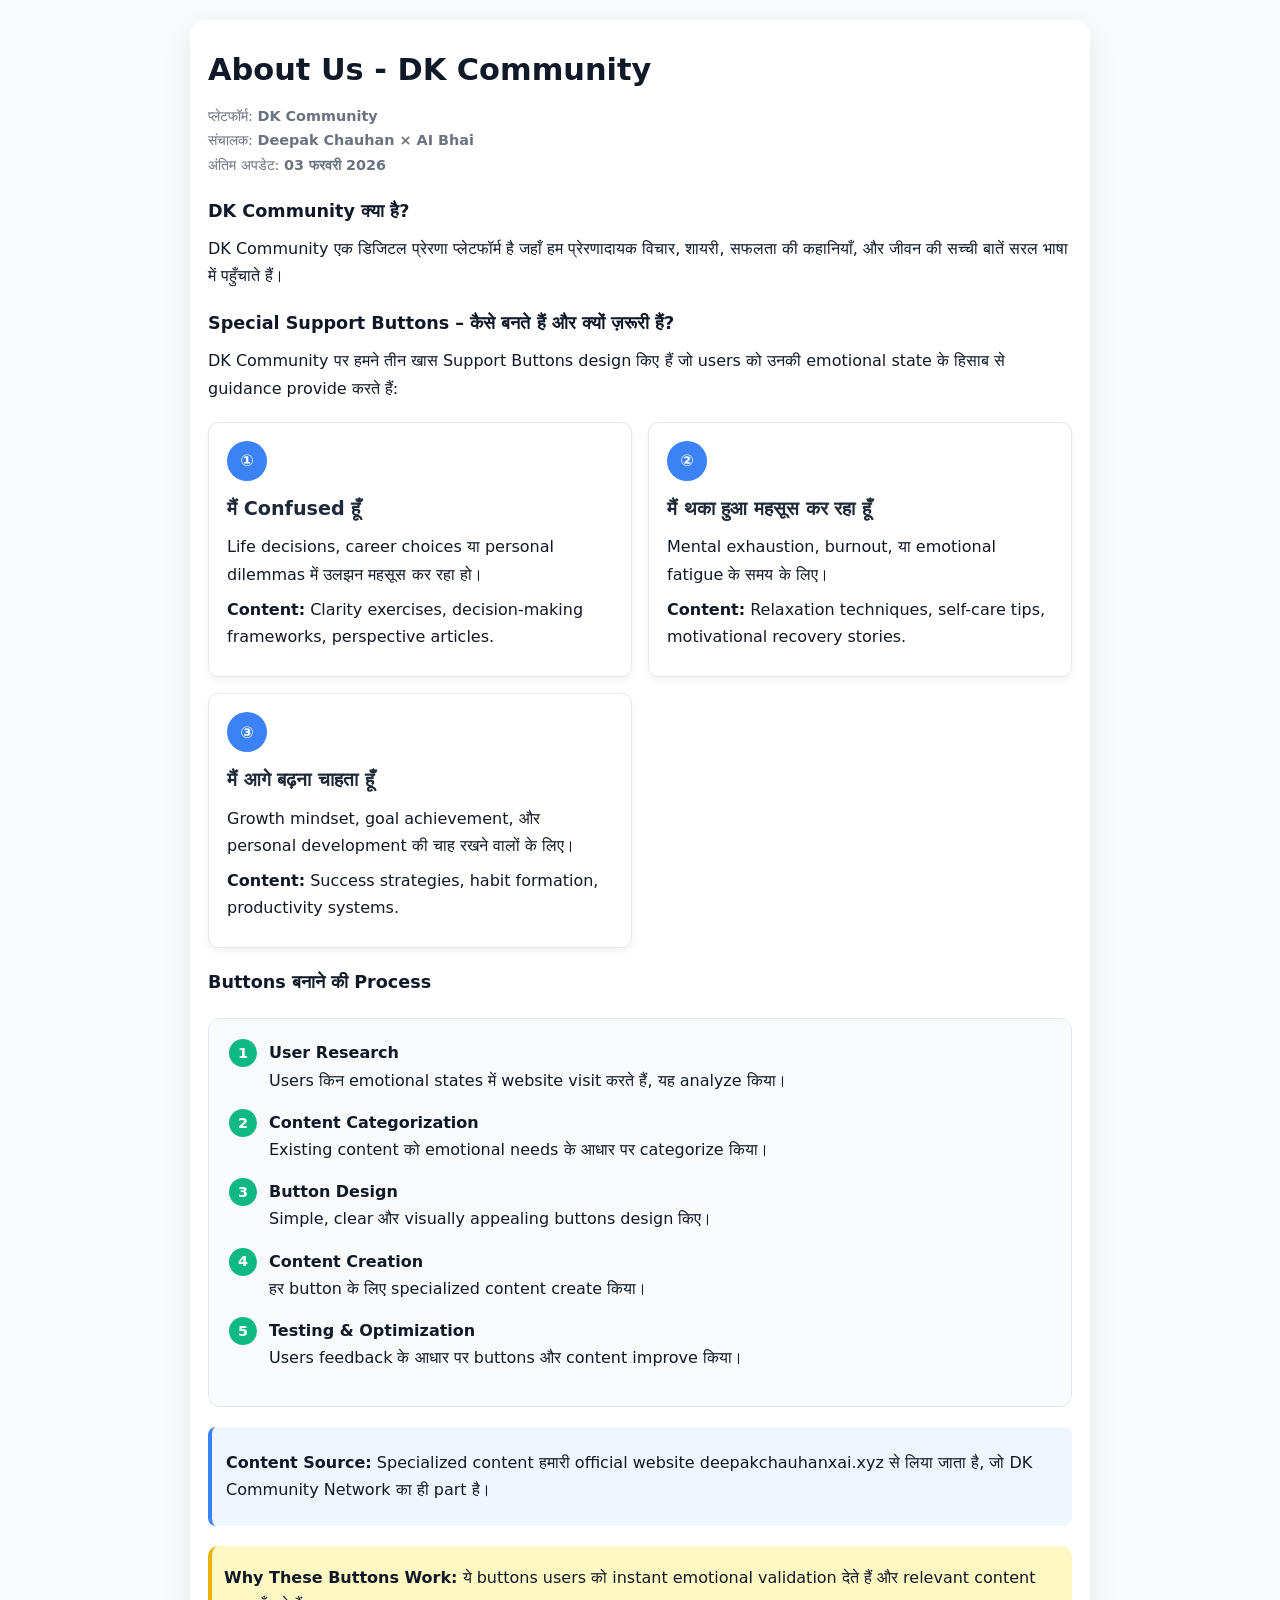
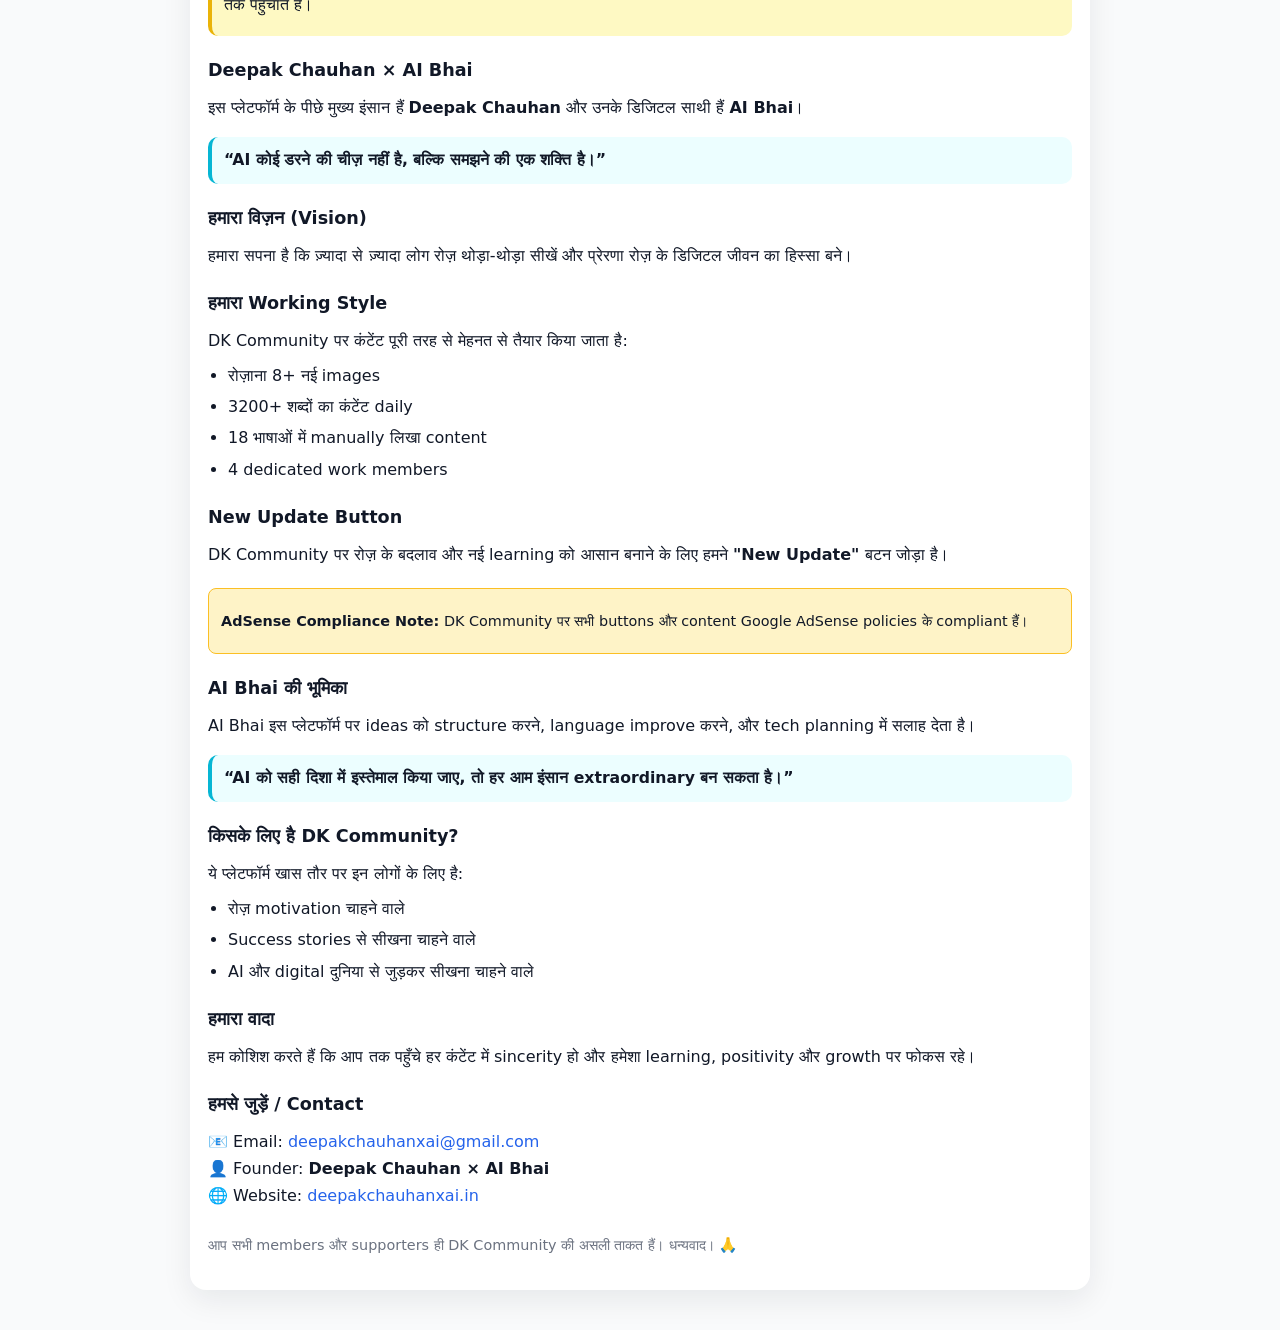
<file: about_us.html>
<!DOCTYPE html>
<html lang="hi">
<head>
    <meta charset="UTF-8">
    <title>About Us - DK Community</title>
    <meta name="viewport" content="width=device-width, initial-scale=1.0">
    <meta name="description" content="DK Community के बारे में - Special Support Buttons और हमारी कार्यप्रणाली।">
    <meta name="author" content="Deepak Chauhan">
    <meta name="publisher" content="DK Community Network">
    <style>
        body {
            font-family: system-ui, -apple-system, BlinkMacSystemFont, "Segoe UI", sans-serif;
            line-height: 1.7;
            margin: 0;
            padding: 0;
            background: #f9fafb;
            color: #111827;
        }
        .container {
            max-width: 900px;
            margin: 0 auto;
            padding: 20px 16px 40px;
        }
        .card {
            background: #ffffff;
            padding: 24px 18px;
            border-radius: 16px;
            box-shadow: 0 10px 30px rgba(15,23,42,0.08);
        }
        h1, h2, h3 {
            color: #111827;
            margin-top: 0;
        }
        h1 {
            font-size: 1.9rem;
            margin-bottom: 8px;
        }
        .meta {
            font-size: 0.9rem;
            color: #6b7280;
            margin-bottom: 18px;
        }
        p {
            margin: 8px 0;
        }
        ul {
            padding-left: 20px;
            margin: 8px 0 16px;
        }
        li {
            margin-bottom: 4px;
        }
        .section-title {
            margin-top: 20px;
            margin-bottom: 6px;
            font-size: 1.1rem;
        }
        .quote-box {
            background: #ecfeff;
            border-left: 4px solid #06b6d4;
            padding: 10px 12px;
            border-radius: 10px;
            margin: 16px 0;
            font-size: 0.98rem;
        }
        .highlight {
            background: #fef9c3;
            border-left: 4px solid #eab308;
            padding: 10px 12px;
            border-radius: 10px;
            margin: 16px 0;
        }
        .footer-note {
            margin-top: 24px;
            font-size: 0.9rem;
            color: #6b7280;
        }
        .brand {
            font-weight: 600;
        }
        a {
            color: #2563eb;
            text-decoration: none;
        }
        a:hover {
            text-decoration: underline;
        }
        strong {
            font-weight: 600;
        }
        
        /* New Buttons Section Styles */
        .buttons-grid {
            display: grid;
            grid-template-columns: repeat(auto-fit, minmax(280px, 1fr));
            gap: 16px;
            margin: 20px 0;
        }
        
        .button-item {
            background: white;
            border-radius: 10px;
            padding: 18px;
            box-shadow: 0 4px 8px rgba(0,0,0,0.05);
            border: 1px solid #e5e7eb;
            transition: all 0.3s ease;
        }
        
        .button-item:hover {
            transform: translateY(-3px);
            box-shadow: 0 8px 16px rgba(0,0,0,0.1);
        }
        
        .button-icon {
            background-color: #3b82f6;
            color: white;
            width: 40px;
            height: 40px;
            border-radius: 50%;
            display: flex;
            align-items: center;
            justify-content: center;
            margin-bottom: 12px;
            font-weight: bold;
        }
        
        .button-name {
            color: #1f2937;
            font-size: 1.2rem;
            margin-bottom: 8px;
        }
        
        .process-steps {
            background: #f8fafc;
            border-radius: 12px;
            padding: 20px;
            margin: 20px 0;
            border: 1px solid #e2e8f0;
        }
        
        .step {
            display: flex;
            margin-bottom: 15px;
            align-items: flex-start;
        }
        
        .step-number {
            background-color: #10b981;
            color: white;
            width: 28px;
            height: 28px;
            border-radius: 50%;
            display: flex;
            align-items: center;
            justify-content: center;
            margin-right: 12px;
            flex-shrink: 0;
            font-weight: bold;
            font-size: 0.9rem;
        }
        
        .step-content {
            flex: 1;
        }
        
        .source-note {
            background: #eff6ff;
            border-left: 4px solid #3b82f6;
            padding: 14px;
            border-radius: 8px;
            margin: 20px 0;
        }
        
        .ad-note {
            background: #fef3c7;
            border: 1px solid #fbbf24;
            padding: 12px;
            border-radius: 8px;
            margin: 20px 0;
            font-size: 0.9rem;
        }
    </style>
</head>
<body>
    <div class="container">
        <div class="card">
            <h1>About Us - DK Community</h1>
            <p class="meta">
                प्लेटफॉर्म: <strong>DK Community</strong><br>
                संचालक: <strong>Deepak Chauhan × AI Bhai</strong><br>
                अंतिम अपडेट: <strong>03 फरवरी 2026</strong>
            </p>

            <h2 class="section-title">DK Community क्या है?</h2>
            <p>
                DK Community एक डिजिटल प्रेरणा प्लेटफॉर्म है जहाँ हम प्रेरणादायक विचार, शायरी, सफलता की कहानियाँ, और जीवन की सच्ची बातें सरल भाषा में पहुँचाते हैं।
            </p>

            <!-- SPECIAL SUPPORT BUTTONS SECTION -->
            <h2 class="section-title">Special Support Buttons – कैसे बनते हैं और क्यों ज़रूरी हैं?</h2>
            
            <p>DK Community पर हमने तीन खास Support Buttons design किए हैं जो users को उनकी emotional state के हिसाब से guidance provide करते हैं:</p>
            
            <div class="buttons-grid">
                <div class="button-item">
                    <div class="button-icon">①</div>
                    <h3 class="button-name">मैं Confused हूँ</h3>
                    <p>Life decisions, career choices या personal dilemmas में उलझन महसूस कर रहा हो।</p>
                    <p><strong>Content:</strong> Clarity exercises, decision-making frameworks, perspective articles.</p>
                </div>
                
                <div class="button-item">
                    <div class="button-icon">②</div>
                    <h3 class="button-name">मैं थका हुआ महसूस कर रहा हूँ</h3>
                    <p>Mental exhaustion, burnout, या emotional fatigue के समय के लिए।</p>
                    <p><strong>Content:</strong> Relaxation techniques, self-care tips, motivational recovery stories.</p>
                </div>
                
                <div class="button-item">
                    <div class="button-icon">③</div>
                    <h3 class="button-name">मैं आगे बढ़ना चाहता हूँ</h3>
                    <p>Growth mindset, goal achievement, और personal development की चाह रखने वालों के लिए।</p>
                    <p><strong>Content:</strong> Success strategies, habit formation, productivity systems.</p>
                </div>
            </div>
            
            <h3 class="section-title">Buttons बनाने की Process</h3>
            
            <div class="process-steps">
                <div class="step">
                    <div class="step-number">1</div>
                    <div class="step-content">
                        <strong>User Research</strong><br>
                        Users किन emotional states में website visit करते हैं, यह analyze किया।
                    </div>
                </div>
                
                <div class="step">
                    <div class="step-number">2</div>
                    <div class="step-content">
                        <strong>Content Categorization</strong><br>
                        Existing content को emotional needs के आधार पर categorize किया।
                    </div>
                </div>
                
                <div class="step">
                    <div class="step-number">3</div>
                    <div class="step-content">
                        <strong>Button Design</strong><br>
                        Simple, clear और visually appealing buttons design किए।
                    </div>
                </div>
                
                <div class="step">
                    <div class="step-number">4</div>
                    <div class="step-content">
                        <strong>Content Creation</strong><br>
                        हर button के लिए specialized content create किया।
                    </div>
                </div>
                
                <div class="step">
                    <div class="step-number">5</div>
                    <div class="step-content">
                        <strong>Testing & Optimization</strong><br>
                        Users feedback के आधार पर buttons और content improve किया।
                    </div>
                </div>
            </div>
            
            <div class="source-note">
                <p><strong>Content Source:</strong> Specialized content हमारी official website deepakchauhanxai.xyz से लिया जाता है, जो DK Community Network का ही part है।</p>
            </div>
            
            <div class="highlight">
                <p><strong>Why These Buttons Work:</strong> ये buttons users को instant emotional validation देते हैं और relevant content तक पहुँचाते हैं।</p>
            </div>
            <!-- END OF BUTTONS SECTION -->

            <h2 class="section-title">Deepak Chauhan × AI Bhai</h2>
            <p>
                इस प्लेटफॉर्म के पीछे मुख्य इंसान हैं <strong>Deepak Chauhan</strong> और उनके डिजिटल साथी हैं <strong>AI Bhai</strong>।
            </p>
            <div class="quote-box">
                <strong>“AI कोई डरने की चीज़ नहीं है, बल्कि समझने की एक शक्ति है।”</strong>
            </div>

            <h2 class="section-title">हमारा विज़न (Vision)</h2>
            <p>हमारा सपना है कि ज़्यादा से ज़्यादा लोग रोज़ थोड़ा-थोड़ा सीखें और प्रेरणा रोज़ के डिजिटल जीवन का हिस्सा बने।</p>

            <h2 class="section-title">हमारा Working Style</h2>
            <p>
                DK Community पर कंटेंट पूरी तरह से मेहनत से तैयार किया जाता है:
            </p>
            <ul>
                <li>रोज़ाना 8+ नई images</li>
                <li>3200+ शब्दों का कंटेंट daily</li>
                <li>18 भाषाओं में manually लिखा content</li>
                <li>4 dedicated work members</li>
            </ul>

            <h2 class="section-title">New Update Button</h2>
            <p>
                DK Community पर रोज़ के बदलाव और नई learning को आसान बनाने के लिए हमने <strong>"New Update"</strong> बटन जोड़ा है।
            </p>

            <div class="ad-note">
                <p><strong>AdSense Compliance Note:</strong> DK Community पर सभी buttons और content Google AdSense policies के compliant हैं।</p>
            </div>

            <h2 class="section-title">AI Bhai की भूमिका</h2>
            <p>
                AI Bhai इस प्लेटफॉर्म पर ideas को structure करने, language improve करने, और tech planning में सलाह देता है।
            </p>
            <div class="quote-box">
                <strong>“AI को सही दिशा में इस्तेमाल किया जाए, तो हर आम इंसान extraordinary बन सकता है।”</strong>
            </div>

            <h2 class="section-title">किसके लिए है DK Community?</h2>
            <p>ये प्लेटफॉर्म खास तौर पर इन लोगों के लिए है:</p>
            <ul>
                <li>रोज़ motivation चाहने वाले</li>
                <li>Success stories से सीखना चाहने वाले</li>
                <li>AI और digital दुनिया से जुड़कर सीखना चाहने वाले</li>
            </ul>

            <h2 class="section-title">हमारा वादा</h2>
            <p>
                हम कोशिश करते हैं कि आप तक पहुँचे हर कंटेंट में sincerity हो और हमेशा learning, positivity और growth पर फोकस रहे।
            </p>

            <h2 class="section-title">हमसे जुड़ें / Contact</h2>
            <p>
                📧 Email: <a href="mailto:deepakchauhanxai@gmail.com">deepakchauhanxai@gmail.com</a><br>
                👤 Founder: <strong>Deepak Chauhan × AI Bhai</strong><br>
                🌐 Website: <a href="https://deepakchauhanxai.in" target="_blank">deepakchauhanxai.in</a><br>
            </p>

            <p class="footer-note">
                आप सभी members और supporters ही DK Community की असली ताकत हैं। धन्यवाद। 🙏
            </p>
        </div>
    </div>
</body>
</html>
</file>
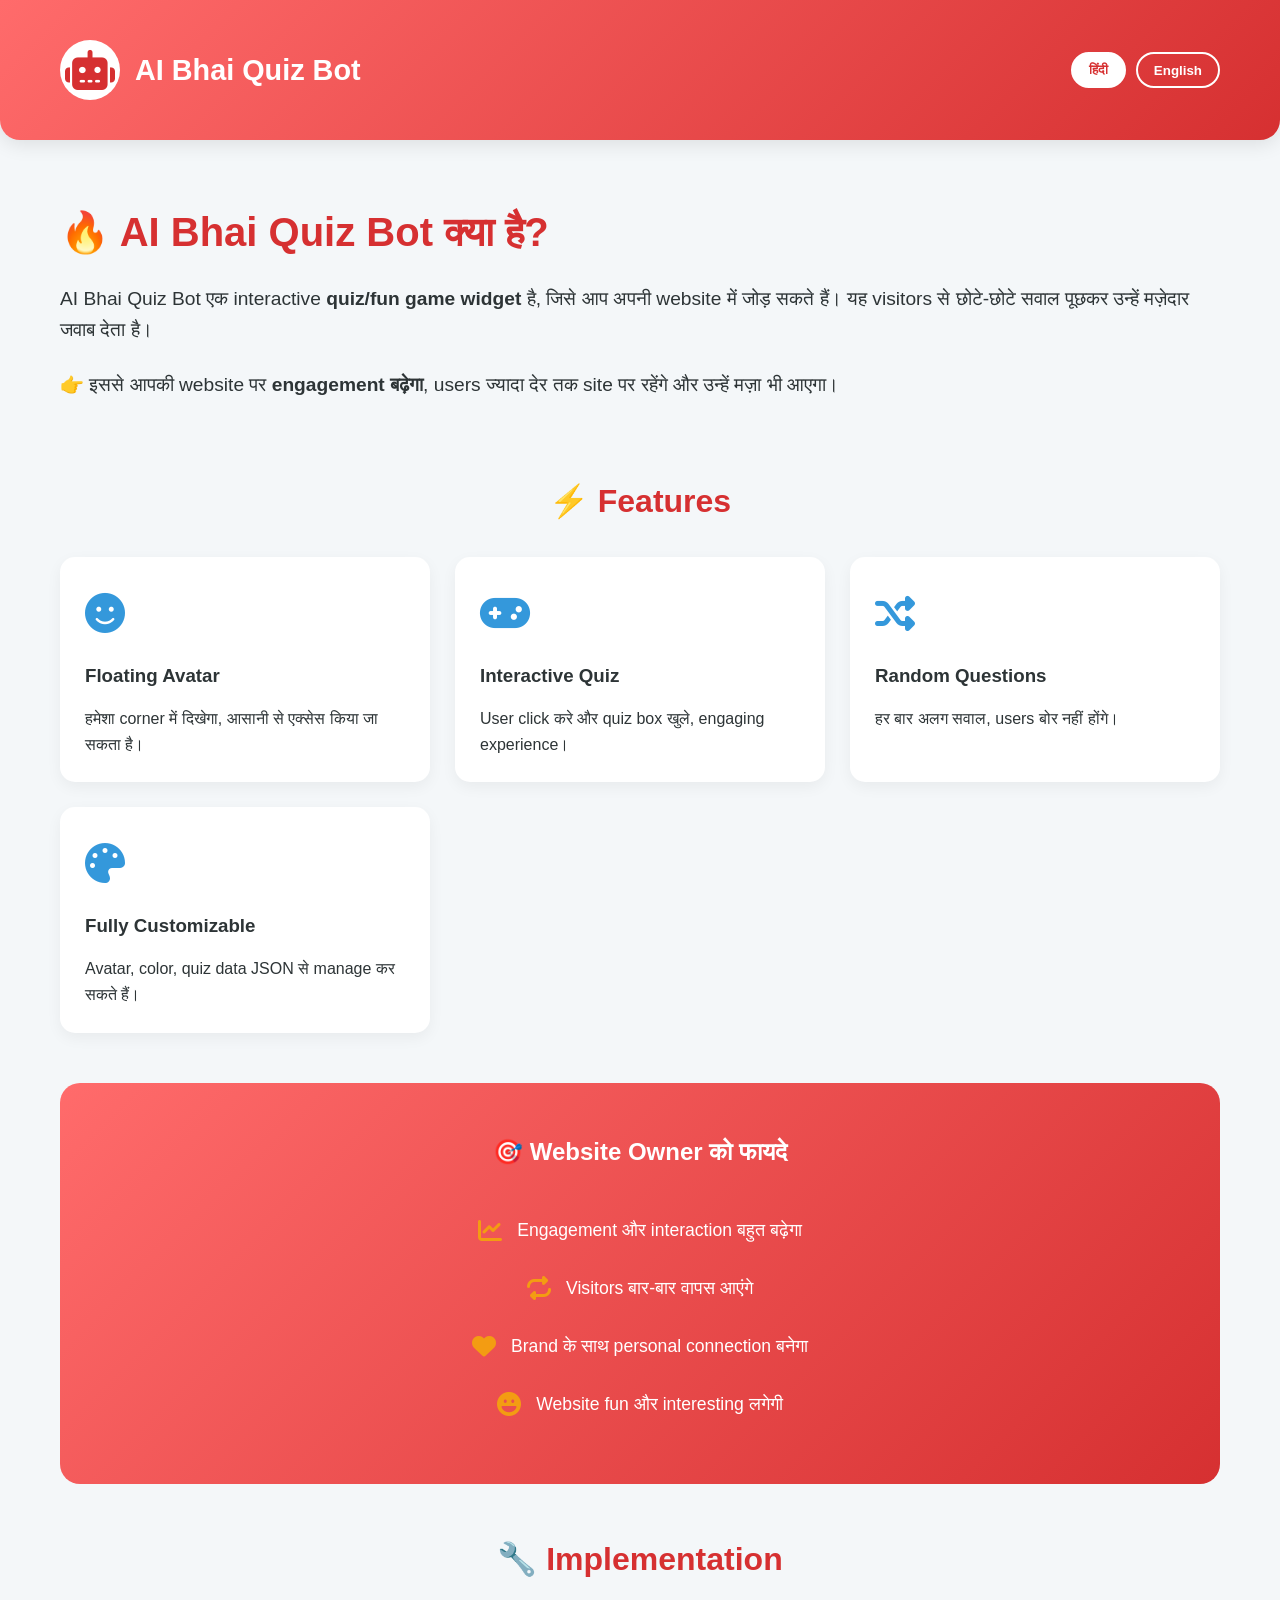
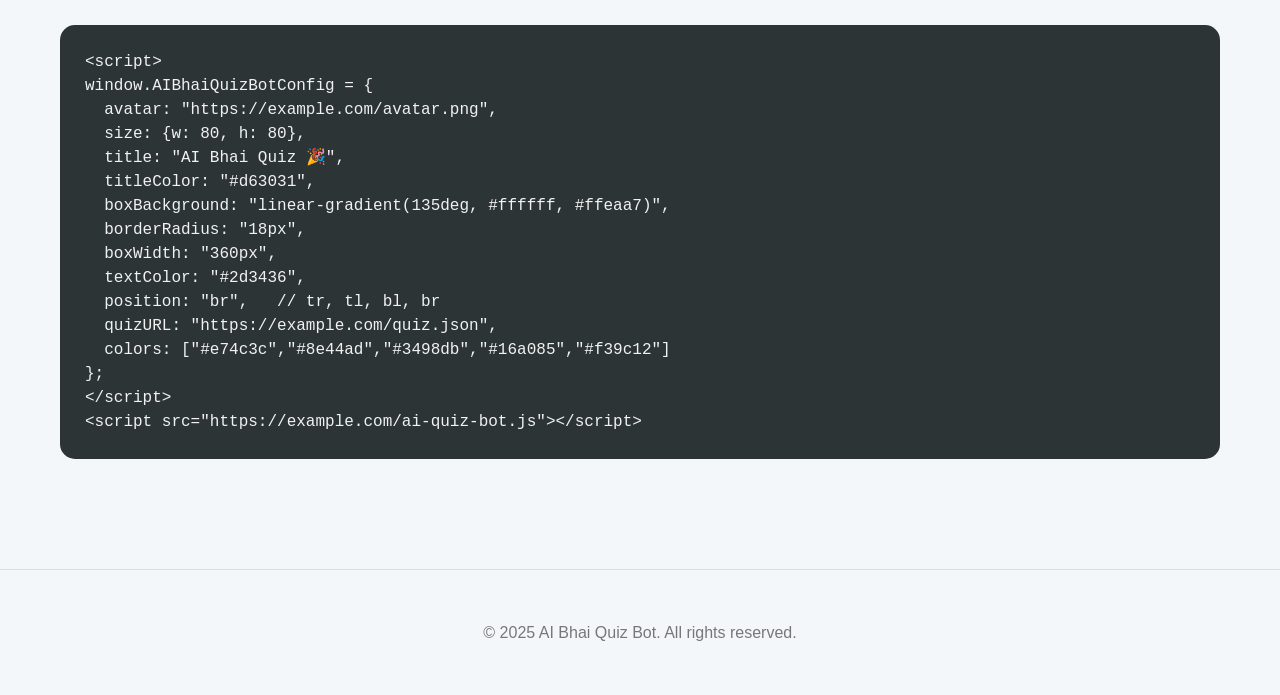
<file: ai- Quiz-bot-demo.html>
<!DOCTYPE html>
<html lang="hi">
<head>
  <meta charset="UTF-8">
  <meta name="viewport" content="width=device-width, initial-scale=1.0">
  <title>AI Bhai Quiz Bot - Demo</title>
  <link rel="stylesheet" href="https://cdnjs.cloudflare.com/ajax/libs/font-awesome/6.4.0/css/all.min.css">
  <style>
    :root {
      --primary: #d63031;
      --secondary: #3498db;
      --dark: #2d3436;
      --light: #f4f7f9;
      --accent: #f39c12;
      --success: #16a085;
      --card-bg: #ffffff;
      --gradient: linear-gradient(135deg, #ff6b6b, #d63031);
    }
    
    * {
      margin: 0;
      padding: 0;
      box-sizing: border-box;
    }
    
    body {
      font-family: 'Segoe UI', Tahoma, Geneva, Verdana, sans-serif;
      background: var(--light);
      color: var(--dark);
      line-height: 1.6;
      padding: 0;
      overflow-x: hidden;
    }
    
    .container {
      max-width: 1200px;
      margin: 0 auto;
      padding: 20px;
    }
    
    /* Header */
    header {
      background: var(--gradient);
      color: white;
      padding: 20px 0;
      border-radius: 0 0 20px 20px;
      box-shadow: 0 4px 20px rgba(0,0,0,0.1);
    }
    
    .header-content {
      display: flex;
      justify-content: space-between;
      align-items: center;
    }
    
    .logo {
      display: flex;
      align-items: center;
      gap: 15px;
    }
    
    .logo-icon {
      font-size: 2.5rem;
      background: white;
      color: var(--primary);
      width: 60px;
      height: 60px;
      border-radius: 50%;
      display: flex;
      align-items: center;
      justify-content: center;
    }
    
    .logo-text {
      font-size: 1.8rem;
      font-weight: bold;
    }
    
    /* Language Toggle */
    .lang-toggle {
      display: flex;
      gap: 10px;
    }
    
    .lang-toggle button {
      padding: 8px 16px;
      border: 2px solid white;
      background: transparent;
      color: white;
      border-radius: 30px;
      cursor: pointer;
      font-weight: bold;
      transition: all 0.3s;
    }
    
    .lang-toggle button:hover,
    .lang-toggle button.active {
      background: white;
      color: var(--primary);
    }
    
    /* Hero Section */
    .hero {
      display: flex;
      align-items: center;
      gap: 40px;
      margin: 40px 0;
    }
    
    .hero-content {
      flex: 1;
    }
    
    .hero-demo {
      flex: 1;
      display: flex;
      justify-content: center;
    }
    
    h1 {
      font-size: 2.5rem;
      color: var(--primary);
      margin-bottom: 20px;
    }
    
    .hero p {
      font-size: 1.2rem;
      margin-bottom: 25px;
    }
    
    .cta-button {
      display: inline-block;
      padding: 12px 30px;
      background: var(--gradient);
      color: white;
      border-radius: 30px;
      text-decoration: none;
      font-weight: bold;
      box-shadow: 0 4px 15px rgba(214, 48, 49, 0.3);
      transition: all 0.3s;
    }
    
    .cta-button:hover {
      transform: translateY(-3px);
      box-shadow: 0 6px 20px rgba(214, 48, 49, 0.4);
    }
    
    /* Demo Chatbot */
    .chatbot-demo {
      width: 320px;
      background: var(--card-bg);
      border-radius: 20px;
      box-shadow: 0 10px 30px rgba(0,0,0,0.1);
      overflow: hidden;
    }
    
    .chat-header {
      background: var(--gradient);
      color: white;
      padding: 15px;
      text-align: center;
      font-weight: bold;
    }
    
    .chat-messages {
      height: 300px;
      padding: 15px;
      overflow-y: auto;
      display: flex;
      flex-direction: column;
      gap: 10px;
    }
    
    .message {
      padding: 10px 15px;
      border-radius: 18px;
      max-width: 80%;
    }
    
    .bot-message {
      background: #f1f1f1;
      align-self: flex-start;
      border-bottom-left-radius: 5px;
    }
    
    .user-message {
      background: var(--secondary);
      color: white;
      align-self: flex-end;
      border-bottom-right-radius: 5px;
    }
    
    .chat-input {
      display: flex;
      padding: 10px;
      border-top: 1px solid #eee;
    }
    
    .chat-input input {
      flex: 1;
      padding: 10px;
      border: 1px solid #ddd;
      border-radius: 20px;
      outline: none;
    }
    
    .chat-input button {
      background: var(--primary);
      color: white;
      border: none;
      width: 40px;
      height: 40px;
      border-radius: 50%;
      margin-left: 10px;
      cursor: pointer;
    }
    
    /* Features Section */
    .section-title {
      text-align: center;
      margin: 50px 0 30px;
      color: var(--primary);
      font-size: 2rem;
    }
    
    .features {
      display: grid;
      grid-template-columns: repeat(auto-fit, minmax(300px, 1fr));
      gap: 25px;
      margin-bottom: 50px;
    }
    
    .feature-card {
      background: var(--card-bg);
      border-radius: 15px;
      padding: 25px;
      box-shadow: 0 5px 15px rgba(0,0,0,0.05);
      transition: transform 0.3s;
    }
    
    .feature-card:hover {
      transform: translateY(-5px);
    }
    
    .feature-icon {
      font-size: 2.5rem;
      color: var(--secondary);
      margin-bottom: 15px;
    }
    
    .feature-card h3 {
      margin-bottom: 15px;
      color: var(--dark);
    }
    
    /* Benefits Section */
    .benefits {
      background: var(--gradient);
      color: white;
      padding: 50px 0;
      border-radius: 20px;
      margin: 50px 0;
    }
    
    .benefits-content {
      max-width: 800px;
      margin: 0 auto;
      text-align: center;
    }
    
    .benefits-list {
      list-style: none;
      margin-top: 30px;
    }
    
    .benefits-list li {
      padding: 15px 0;
      font-size: 1.1rem;
      display: flex;
      align-items: center;
      justify-content: center;
      gap: 15px;
    }
    
    .benefits-list i {
      color: var(--accent);
      font-size: 1.5rem;
    }
    
    /* Code Example */
    .code-example {
      background: var(--dark);
      color: #f1f1f1;
      padding: 25px;
      border-radius: 15px;
      margin: 40px 0;
      overflow-x: auto;
    }
    
    .code-example pre {
      font-family: 'Courier New', monospace;
      line-height: 1.5;
    }
    
    /* Footer */
    footer {
      text-align: center;
      padding: 30px 0;
      margin-top: 50px;
      border-top: 1px solid #ddd;
      color: #777;
    }
    
    /* Floating Chatbot Demo */
    .floating-chatbot {
      position: fixed;
      bottom: 30px;
      right: 30px;
      width: 60px;
      height: 60px;
      background: var(--gradient);
      border-radius: 50%;
      display: flex;
      align-items: center;
      justify-content: center;
      color: white;
      font-size: 1.5rem;
      box-shadow: 0 5px 20px rgba(214, 48, 49, 0.4);
      cursor: pointer;
      z-index: 1000;
      transition: all 0.3s;
    }
    
    .floating-chatbot:hover {
      transform: scale(1.1);
    }
    
    /* Responsive Design */
    @media (max-width: 768px) {
      .hero {
        flex-direction: column;
      }
      
      .header-content {
        flex-direction: column;
        gap: 20px;
      }
      
      .features {
        grid-template-columns: 1fr;
      }
    }
    
    .hidden {
      display: none;
    }
  </style>
</head>
<body>
  <!-- Header -->
  <header>
    <div class="container header-content">
      <div class="logo">
        <div class="logo-icon">
          <i class="fas fa-robot"></i>
        </div>
        <div class="logo-text">AI Bhai Quiz Bot</div>
      </div>
      
      <div class="lang-toggle">
        <button onclick="switchLang('hi')" class="active">हिंदी</button>
        <button onclick="switchLang('en')">English</button>
      </div>
    </div>
  </header>
  
  <div class="container">
    <!-- Hero Section -->
    <section class="hero">
      <div class="hero-content">
        <div id="content-hi">
          <h1>🔥 AI Bhai Quiz Bot क्या है?</h1>
          <p>AI Bhai Quiz Bot एक interactive <b>quiz/fun game widget</b> है, जिसे आप अपनी website में जोड़ सकते हैं। यह visitors से छोटे-छोटे सवाल पूछकर उन्हें मज़ेदार जवाब देता है।</p>
          <p>👉 इससे आपकी website पर <b>engagement बढ़ेगा</b>, users ज्यादा देर तक site पर रहेंगे और उन्हें मज़ा भी आएगा।</p>
        </div>
        
        <div id="content-en" class="hidden">
          <h1>🔥 What is AI Bhai Quiz Bot?</h1>
          <p>The AI Bhai Quiz Bot is an interactive <b>quiz/fun game widget</b> you can embed on your website. It asks fun questions and shows interesting results based on the user's answers.</p>
          <p>👉 This increases <b>user engagement</b>, keeps visitors longer on your site, and entertains them.</p>
        </div>
      </div>
    </section>
    
    <!-- Features Section -->
    <h2 class="section-title" id="features">⚡ Features</h2>
    <section class="features">
      <div class="feature-card">
        <div class="feature-icon">
          <i class="fas fa-smile"></i>
        </div>
        <h3>Floating Avatar</h3>
        <p>हमेशा corner में दिखेगा, आसानी से एक्सेस किया जा सकता है।</p>
      </div>
      
      <div class="feature-card">
        <div class="feature-icon">
          <i class="fas fa-gamepad"></i>
        </div>
        <h3>Interactive Quiz</h3>
        <p>User click करे और quiz box खुले, engaging experience।</p>
      </div>
      
      <div class="feature-card">
        <div class="feature-icon">
          <i class="fas fa-random"></i>
        </div>
        <h3>Random Questions</h3>
        <p>हर बार अलग सवाल, users बोर नहीं होंगे।</p>
      </div>
      
      <div class="feature-card">
        <div class="feature-icon">
          <i class="fas fa-palette"></i>
        </div>
        <h3>Fully Customizable</h3>
        <p>Avatar, color, quiz data JSON से manage कर सकते हैं।</p>
      </div>
    </section>
    
    <!-- Benefits Section -->
    <section class="benefits">
      <div class="benefits-content">
        <h2>🎯 Website Owner को फायदे</h2>
        <ul class="benefits-list">
          <li><i class="fas fa-chart-line"></i> Engagement और interaction बहुत बढ़ेगा</li>
          <li><i class="fas fa-repeat"></i> Visitors बार-बार वापस आएंगे</li>
          <li><i class="fas fa-heart"></i> Brand के साथ personal connection बनेगा</li>
          <li><i class="fas fa-laugh"></i> Website fun और interesting लगेगी</li>
        </ul>
      </div>
    </section>
    
    <!-- Code Example -->
    <h2 class="section-title">🔧 Implementation</h2>
    <section>
      <div class="code-example">
        <pre>&lt;script&gt;
window.AIBhaiQuizBotConfig = {
  avatar: "https://example.com/avatar.png",
  size: {w: 80, h: 80},
  title: "AI Bhai Quiz 🎉",
  titleColor: "#d63031",
  boxBackground: "linear-gradient(135deg, #ffffff, #ffeaa7)",
  borderRadius: "18px",
  boxWidth: "360px",
  textColor: "#2d3436",
  position: "br",   // tr, tl, bl, br
  quizURL: "https://example.com/quiz.json",
  colors: ["#e74c3c","#8e44ad","#3498db","#16a085","#f39c12"]
};
&lt;/script&gt;
&lt;script src="https://example.com/ai-quiz-bot.js"&gt;&lt;/script&gt;</pre>
      </div>
    </section>
  </div>
  
  <!-- Footer -->
  <footer>
    <div class="container">
      <p>© 2025 AI Bhai Quiz Bot. All rights reserved.</p>
    </div>
  </footer>
  
  <script>
    function switchLang(lang) {
      document.getElementById("content-hi").classList.toggle("hidden", lang !== "hi");
      document.getElementById("content-en").classList.toggle("hidden", lang !== "en");
      
      // Update active button state
      document.querySelectorAll('.lang-toggle button').forEach(btn => {
        btn.classList.remove('active');
      });
      event.target.classList.add('active');
    }
    
    // Simple chatbot demo interaction
    document.querySelector('.chat-input button').addEventListener('click', function() {
      const input = document.querySelector('.chat-input input');
      const message = input.value.trim();
      
      if (message) {
        const messagesContainer = document.querySelector('.chat-messages');
        
        // Add user message
        const userMsg = document.createElement('div');
        userMsg.className = 'message user-message';
        userMsg.textContent = message;
        messagesContainer.appendChild(userMsg);
        
        // Clear input
        input.value = '';
        
        // Auto response after delay
        setTimeout(() => {
          const botMsg = document.createElement('div');
          botMsg.className = 'message bot-message';
          botMsg.textContent = 'मजेदार जवाब! अगला सवाल तैयार है...';
          messagesContainer.appendChild(botMsg);
          
          // Scroll to bottom
          messagesContainer.scrollTop = messagesContainer.scrollHeight;
        }, 1000);
        
        // Scroll to bottom
        messagesContainer.scrollTop = messagesContainer.scrollHeight;
      }
    });
    
    // Allow pressing Enter to send message
    document.querySelector('.chat-input input').addEventListener('keypress', function(e) {
      if (e.key === 'Enter') {
        document.querySelector('.chat-input button').click();
      }
    });
  </script>
  
<script>
window.AIBhaiQuizBotConfig = {
  avatar: "https://deepakchauhanxai.xyz/images/AI-bhai.png",
  size: {w: 80, h: 80},
  title: "AI Bhai Quiz 🎉",
  titleColor: "#d63031",
  boxBackground: "linear-gradient(135deg, #ffffff, #ffeaa7)",
  borderRadius: "18px",
  boxWidth: "360px",
  textColor: "#2d3436",
  position: "tl",   // tr, tl, bl, br
  quizURL: "https://deepakchauhanxai.xyz/dk-community/quiz.json",
  colors: ["#e74c3c","#8e44ad","#3498db","#16a085","#f39c12"],
};
</script>
<script src="https://deepakchauhanxai.xyz/dk-bot/ai-quiz-bot.js"></script>
</body>
</html>
</file>
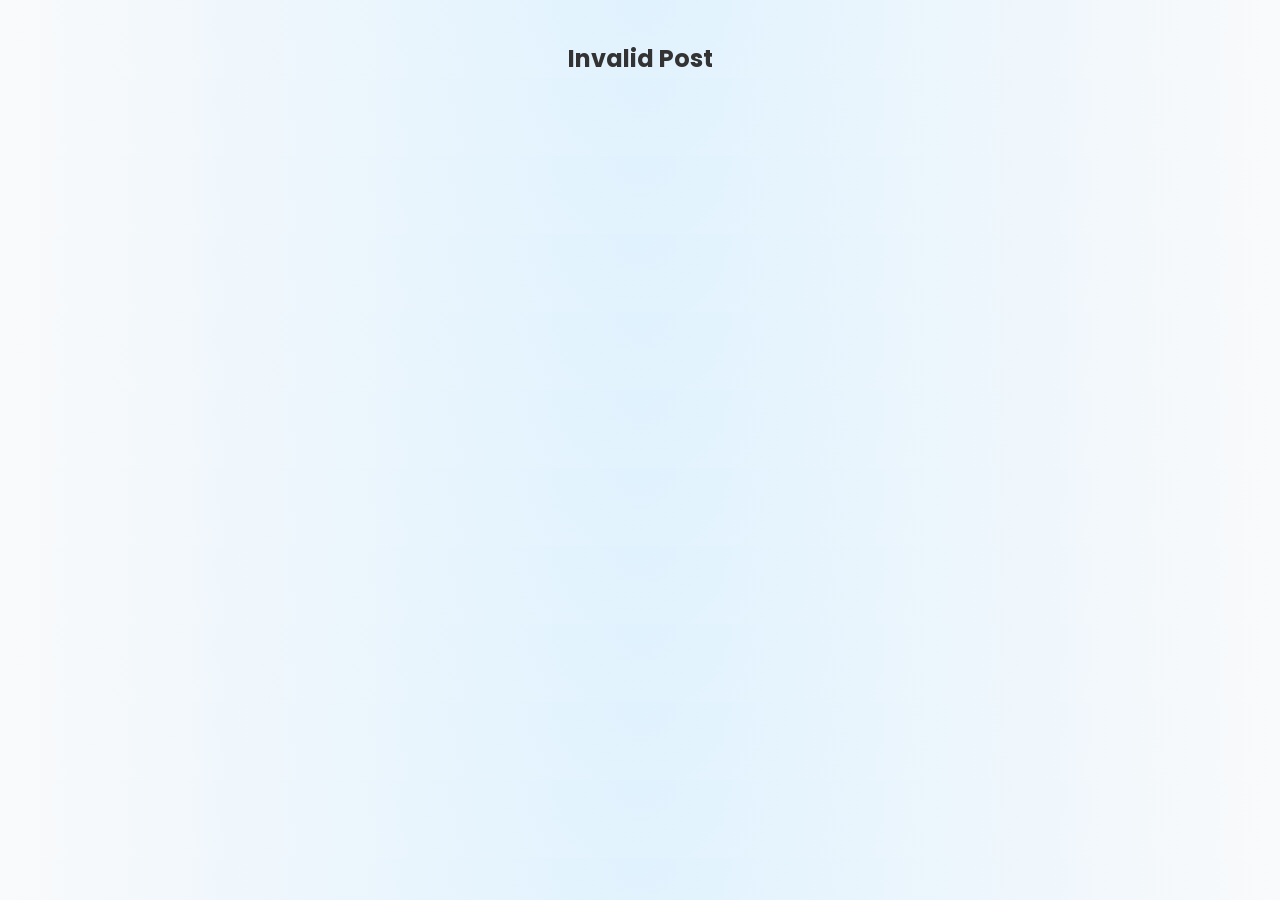
<file: post.html>
<!DOCTYPE html>
<html lang="en">
<head>
    <meta name="google-adsense-account" content="ca-pub-9700069665343208">
    <script async src="https://pagead2.googlesyndication.com/pagead/js/adsbygoogle.js?client=ca-pub-9700069665343208" crossorigin="anonymous"></script>
    <meta charset="UTF-8">
    <meta name="viewport" content="width=device-width, initial-scale=1.0">
    <title>DK Community – Post</title>

    <!-- 🔥 DYNAMIC META TAGS FOR SEO -->
    <meta id="meta-title" name="title" content="DK Community - Motivational Stories & Shayari">
    <meta id="meta-description" name="description" content="Daily motivation, success stories and inspirational shayari in Hindi and English">
    <meta id="meta-keywords" name="keywords" content="motivation, shayari, success stories, hindi quotes, inspiration">
    
    <!-- Open Graph Meta -->
    <meta id="meta-og-title" property="og:title" content="DK Community - Motivational Stories & Shayari">
    <meta id="meta-og-desc" property="og:description" content="Daily motivation, success stories and inspirational shayari">
    <meta id="meta-og-image" property="og:image" content="">
    <meta property="og:type" content="article">
    <meta property="og:url" content="">
    <meta property="og:site_name" content="DK Community × AI Bhai">
    
    <!-- Twitter Card -->
    <meta name="twitter:card" content="summary_large_image">
    <meta id="twitter-title" name="twitter:title" content="DK Community - Motivational Stories & Shayari">
    <meta id="twitter-desc" name="twitter:description" content="Daily motivation, success stories and inspirational shayari">
    <meta id="twitter-image" name="twitter:image" content="">
    
    <!-- Canonical URL -->
    <link rel="canonical" id="canonical-url" href="">
    
    <!-- Favicon -->
    <link rel="icon" href="https://deepakchauhanxai.xyz/images/dk-community.jpg">
    <link rel="apple-touch-icon" href="https://deepakchauhanxai.xyz/images/dk-community.jpg">
    
    <!-- Fonts -->
    <link rel="stylesheet" href="https://fonts.googleapis.com/css2?family=Poppins:wght@300;400;500;600&display=swap">
    
    <!-- Preload Important Resources -->
    <link rel="preload" href="https://fonts.googleapis.com/css2?family=Poppins:wght@300;400;500;600&display=swap" as="style">
    <link rel="preconnect" href="https://deepakchauhanxai.xyz">

    <style>
        * { 
            box-sizing: border-box; 
            margin: 0;
            padding: 0;
        }

        body {
            font-family: 'Poppins', sans-serif;
            background: radial-gradient(circle at top, #e0f2fe, #f9fafb);
            line-height: 1.6;
            color: #333;
        }

        .page-wrap {
            max-width: 900px;
            margin: 20px auto;
            padding: 10px 15px 30px;
        }

        /* 🔹 Header – DK Community x AI Bhai */
        .dk-header {
            display: flex;
            align-items: center;
            justify-content: space-between;
            padding: 12px 16px;
            border-radius: 14px;
            background: rgba(255,255,255,0.95);
            box-shadow: 0 8px 24px rgba(15,23,42,0.12);
            margin-bottom: 20px;
            backdrop-filter: blur(10px);
            border: 1px solid rgba(255,255,255,0.8);
        }

        .dk-brand {
            display: flex;
            align-items: center;
            gap: 12px;
        }

        .dk-avatar {
            width: 44px;
            height: 44px;
            border-radius: 14px;
            overflow: hidden;
            border: 2px solid #3b82f6;
            background: #3b82f6;
        }

        .dk-avatar img {
            width: 100%;
            height: 100%;
            object-fit: cover;
        }

        .dk-text {
            display: flex;
            flex-direction: column;
        }

        .dk-text .title {
            font-size: 18px;
            font-weight: 600;
            color: #111827;
        }

        .dk-text .subtitle {
            font-size: 12px;
            color: #6b7280;
        }

        .lang-indicator {
            font-size: 12px;
            color: #4b5563;
            background: #f3f4f6;
            padding: 4px 8px;
            border-radius: 6px;
        }

        /* 🔹 Card */
        .post-card {
            background: #ffffff;
            border-radius: 18px;
            box-shadow: 0 12px 32px rgba(15,23,42,0.18);
            overflow: hidden;
            animation: fadeIn 0.35s ease-in-out;
            margin-bottom: 20px;
        }

        @keyframes fadeIn {
            from {opacity:0; transform: translateY(18px);}
            to {opacity:1; transform: translateY(0);}
        }

        .post-img-wrap {
            position: relative;
            background: #020617;
        }

        .post-img {
            width: 100%;
            max-height: 420px;
            object-fit: contain;
            background: #020617;
            display: block;
        }

        .post-chip {
            position: absolute;
            left: 12px;
            bottom: 10px;
            padding: 6px 12px;
            background: rgba(15,23,42,0.85);
            color: #e5e7eb;
            border-radius: 999px;
            font-size: 11px;
            display: inline-flex;
            align-items: center;
            gap: 6px;
            backdrop-filter: blur(10px);
        }

        .post-chip span {
            font-size: 14px;
        }

        .post-content {
            padding: 20px;
        }

        .post-title {
            font-size: 24px;
            font-weight: 600;
            margin: 0 0 12px;
            color: #111827;
            line-height: 1.3;
        }

        .post-desc {
            font-size: 16px;
            line-height: 1.7;
            color: #374151;
            white-space: pre-line;
            margin-bottom: 20px;
        }

        .meta-row {
            display: flex;
            justify-content: space-between;
            align-items: center;
            font-size: 13px;
            color: #9ca3af;
            margin-bottom: 12px;
            padding-bottom: 12px;
            border-bottom: 1px solid #f3f4f6;
        }

        .control-row {
            display: flex;
            flex-wrap: wrap;
            gap: 8px;
            margin-bottom: 8px;
        }

        .btn {
            padding: 8px 16px;
            border-radius: 999px;
            border: none;
            cursor: pointer;
            font-size: 13px;
            display: inline-flex;
            align-items: center;
            gap: 6px;
            background: #e5e7eb;
            color: #111827;
            transition: all 0.2s ease;
            font-weight: 500;
        }

        .btn.primary {
            background: #3b82f6;
            color: #ffffff;
        }

        .btn.danger {
            background: #f97316;
            color: #fff7ed;
        }

        .btn.success {
            background: #10b981;
            color: #ffffff;
        }

        .btn:hover {
            transform: translateY(-1px);
            box-shadow: 0 6px 14px rgba(15,23,42,0.2);
        }

        .btn svg {
            width: 16px;
            height: 16px;
        }

        .bottom-row {
            display: flex;
            justify-content: space-between;
            align-items: center;
            margin-top: 16px;
            padding-top: 16px;
            border-top: 1px solid #f3f4f6;
        }

        .back-link {
            font-size: 13px;
            color: #3b82f6;
            text-decoration: none;
            display: inline-flex;
            align-items: center;
            gap: 6px;
            font-weight: 500;
        }

        .back-link:hover {
            text-decoration: underline;
        }

        /* Voice Controls */
        .voice-controls {
            background: #f8fafc;
            border-radius: 12px;
            padding: 16px;
            margin: 20px 0;
            display: none;
            border: 1px solid #e5e7eb;
        }

        .voice-controls.active {
            display: block;
            animation: slideDown 0.3s ease;
        }

        @keyframes slideDown {
            from { opacity: 0; transform: translateY(-10px); }
            to { opacity: 1; transform: translateY(0); }
        }

        .voice-controls-row {
            display: flex;
            align-items: center;
            gap: 12px;
            flex-wrap: wrap;
        }

        .voice-btn {
            padding: 8px 16px;
            border: none;
            border-radius: 20px;
            background: #3b82f6;
            color: white;
            cursor: pointer;
            font-size: 13px;
            display: flex;
            align-items: center;
            gap: 6px;
            transition: all 0.2s ease;
        }

        .voice-btn:disabled {
            background: #9ca3af;
            cursor: not-allowed;
            transform: none;
        }

        .voice-slider {
            flex: 1;
            min-width: 140px;
        }

        .voice-slider label {
            font-size: 12px;
            color: #6b7280;
            display: block;
            margin-bottom: 6px;
            font-weight: 500;
        }

        .voice-progress {
            width: 100%;
            height: 4px;
            background: #e5e7eb;
            border-radius: 2px;
            margin-top: 12px;
            overflow: hidden;
        }

        .voice-progress-bar {
            height: 100%;
            background: #10b981;
            width: 0%;
            transition: width 0.3s ease;
        }

        /* Category Colors */
        .category-motivational {
            border-left: 4px solid #3b82f6;
        }
        .category-success-stories {
            border-left: 4px solid #10b981;
        }
        .category-true-facts {
            border-left: 4px solid #f59e0b;
        }
        .category-psychology {
            border-left: 4px solid #8b5cf6;
        }

        /* 🔹 Skeleton Loader */
        .skeleton-wrap {
            background: #ffffff;
            border-radius: 18px;
            padding: 20px;
            box-shadow: 0 10px 28px rgba(15,23,42,0.16);
        }

        .skeleton {
            background: linear-gradient(90deg, #e5e7eb, #f9fafb, #e5e7eb);
            background-size: 300% 100%;
            animation: skeleton 1.2s ease infinite;
        }

        @keyframes skeleton {
            0% { background-position: 100% 0; }
            100% { background-position: -100% 0; }
        }

        .skeleton-img {
            width: 100%;
            height: 240px;
            border-radius: 14px;
            margin-bottom: 16px;
        }

        .skeleton-line {
            height: 14px;
            border-radius: 999px;
            margin-bottom: 12px;
        }

        .skeleton-line.short {
            width: 40%;
        }

        .skeleton-line.mid {
            width: 65%;
        }

        .skeleton-line.long {
            width: 85%;
        }

        /* 🔹 Breadcrumb for SEO */
        .breadcrumb {
            font-size: 13px;
            color: #6b7280;
            margin-bottom: 15px;
            padding: 8px 0;
        }

        .breadcrumb a {
            color: #3b82f6;
            text-decoration: none;
        }

        .breadcrumb a:hover {
            text-decoration: underline;
        }

        /* 🔹 SEO Footer */
        .seo-footer {
            background: #f8fafc;
            border-radius: 12px;
            padding: 20px;
            margin-top: 30px;
            border: 1px solid #e5e7eb;
        }

        .seo-footer h3 {
            font-size: 16px;
            color: #111827;
            margin-bottom: 12px;
        }

        .seo-footer p {
            font-size: 14px;
            color: #6b7280;
            line-height: 1.6;
        }

        @media (max-width: 640px) {
            .dk-header {
                flex-direction: column;
                align-items: flex-start;
                gap: 8px;
            }
            .post-title {
                font-size: 20px;
            }
            .post-desc {
                font-size: 15px;
            }
            .voice-controls-row {
                flex-direction: column;
                align-items: stretch;
            }
            .control-row {
                justify-content: center;
            }
            .btn {
                flex: 1;
                min-width: 120px;
                justify-content: center;
            }
        }

        /* 🔹 Print Styles for SEO */
        @media print {
            .dk-header, .control-row, .voice-controls, .seo-footer {
                display: none !important;
            }
            .post-card {
                box-shadow: none;
                border: 1px solid #ddd;
            }
        }
    </style>
</head>
<body itemscope itemtype="https://schema.org/WebPage">
<div class="page-wrap">

    <!-- 🔹 Breadcrumb for SEO -->
    <nav class="breadcrumb" aria-label="Breadcrumb">
        <a href="index.html">Home</a> &gt; 
        <a href="categories.html">Posts</a> &gt; 
        <span id="breadcrumb-current">Current Post</span>
    </nav>

    <!-- 🔹 DK Community Header -->
    <header class="dk-header" role="banner">
        <div class="dk-brand">
            <div class="dk-avatar">
                <img src="https://deepakchauhanxai.xyz/images/dk-community.jpg" alt="DK Community Logo" itemprop="image">
            </div>
            <div class="dk-text">
                <span class="title" itemprop="name">DK Community × AI Bhai</span>
                <span class="subtitle">Human + AI Real Stories & Suvichar</span>
            </div>
        </div>
        <div class="lang-indicator">
            <span id="langLabel">Language: EN</span>
        </div>
    </header>

    <!-- 🔹 Skeleton while loading -->
    <div id="loader" class="skeleton-wrap">
        <div class="skeleton skeleton-img"></div>
        <div class="skeleton skeleton-line long"></div>
        <div class="skeleton skeleton-line mid"></div>
        <div class="skeleton skeleton-line short"></div>
    </div>

    <!-- 🔹 Main Content Card -->
    <main itemprop="mainEntity" itemscope itemtype="https://schema.org/Article">
        <article id="postCard" class="post-card" style="display:none;" itemscope itemtype="https://schema.org/Article">
            <div class="post-img-wrap">
                <img id="postImg" class="post-img" src="" alt="" itemprop="image">
                <div class="post-chip">
                    <span>⚡</span>
                    <span id="postCategory" itemprop="articleSection">Motivation</span>
                </div>
            </div>
            <div class="post-content">
                <div class="meta-row">
                    <span id="metaCategory" itemprop="keywords">#motivational</span>
                    <span id="metaId">ID: <span itemprop="identifier">-</span></span>
                </div>

                <h1 id="postTitle" class="post-title" itemprop="headline"></h1>
                <p id="postDesc" class="post-desc" itemprop="description"></p>

                <!-- 🔥 Voice Controls -->
                <div id="voiceControls" class="voice-controls">
                    <div class="voice-controls-row">
                        <button id="playBtn" class="voice-btn">
                            ▶️ Play
                        </button>
                        <button id="pauseBtn" class="voice-btn" disabled>
                            ⏸️ Pause
                        </button>
                        <button id="stopBtn" class="voice-btn" disabled>
                            ⏹️ Stop
                        </button>
                        
                        <div class="voice-slider">
                            <label>Speed: <span id="speedValue">1.0</span>x</label>
                            <input type="range" id="speedSlider" min="0.5" max="2" step="0.1" value="1">
                        </div>
                        
                        <div class="voice-slider">
                            <label>Pitch: <span id="pitchValue">1.0</span></label>
                            <input type="range" id="pitchSlider" min="0.5" max="2" step="0.1" value="1">
                        </div>
                    </div>
                    <div class="voice-progress">
                        <div id="voiceProgress" class="voice-progress-bar"></div>
                    </div>
                </div>

                <!-- 🔹 Controls: Favorite, Download, Share, Voice -->
                <div class="control-row">
                    <button id="favBtn" class="btn">
                        ❤️ <span>Add to Favorites</span>
                    </button>

                    <button id="downloadBtn" class="btn">
                        ⬇️ <span>Download</span>
                    </button>

                    <button id="voiceBtn" class="btn success">
                        🔊 <span>Read Aloud</span>
                    </button>

                    <button id="shareBtn" class="btn primary">
                        🔗 <span>Share</span>
                    </button>
                </div>

                <div class="bottom-row">
                    <a href="index.html" class="back-link" itemprop="url">
                        ⬅ Back to DK Community
                    </a>
                    <span style="font-size: 11px; color:#9ca3af;" itemprop="publisher">Deepak Chauhan × AI Bhai</span>
                </div>
            </div>
        </article>
    </main>

    <!-- 🔹 SEO Footer -->
    <footer class="seo-footer" role="contentinfo">
        <h3>DK Community - Motivational Content</h3>
        <p>Discover daily motivation, inspirational shayari, success stories, and psychology facts in multiple languages. 
           Join our community for positive vibes and personal growth content.</p>
    </footer>
</div>

<script>
    let currentPost = null;
    let currentLang = "en";
    let speechSynth = window.speechSynthesis;
    let currentUtterance = null;
    let isPlaying = false;
    let speechRate = 1.0;
    let speechPitch = 1.0;

    // ⭐ Language detection with multiple sources
    function detectLang() {
        // 1. Pehle URL parameter check karo
        const urlParams = new URLSearchParams(window.location.search);
        const urlLang = urlParams.get('lang');
        if (urlLang) return urlLang;

        // 2. Phir localStorage check karo
        const saved = localStorage.getItem("selectedLanguage");
        if (saved) return saved;

        // 3. Phir browser language
        const browserLang = (navigator.language || "en").slice(0, 2);
        const supported = ["en","hi","ur","mr","es","fr","de","ja","zh","ar","pt","ru","bn","ta","te","kn","gu","pa"];
        return supported.includes(browserLang) ? browserLang : "en";
    }

    // ⭐ Language sync system
    function syncLanguage() {
        const newLang = detectLang();
        if (newLang !== currentLang) {
            currentLang = newLang;
            updateLangLabel();
            
            // URL update karo taaki refresh pe bhi language maintain rahe
            const url = new URL(window.location);
            url.searchParams.set('lang', newLang);
            window.history.replaceState({}, '', url);
            
            // Content refresh karo
            if (currentPost) {
                renderPost();
            }
        }
    }

    function updateLangLabel() {
        const el = document.getElementById("langLabel");
        if (el) {
            const langNames = {
                en: "ENGLISH", hi: "HINDI", ur: "URDU", mr: "MARATHI", 
                es: "SPANISH", fr: "FRENCH", de: "GERMAN", ja: "JAPANESE",
                zh: "CHINESE", ar: "ARABIC", pt: "PORTUGUESE", ru: "RUSSIAN",
                bn: "BENGALI", ta: "TAMIL", te: "TELUGU", kn: "KANNADA",
                gu: "GUJARATI", pa: "PUNJABI"
            };
            el.textContent = "Language: " + (langNames[currentLang] || currentLang.toUpperCase());
        }
        document.documentElement.lang = currentLang;
    }

    // ⭐ Fill UI from currentPost + lang
    function renderPost() {
        if (!currentPost) return;

        const title = currentPost.title[currentLang] || currentPost.title["en"] || "";
        const desc  = currentPost.description[currentLang] || currentPost.description["en"] || "";
        const imgUrl = currentPost.url;
        const category = currentPost.category || "motivational";

        document.getElementById("postImg").src = imgUrl;
        document.getElementById("postImg").alt = title;
        document.getElementById("postTitle").textContent = title;
        document.getElementById("postDesc").textContent = desc;
        document.getElementById("postCategory").textContent = formatCategory(category);
        document.getElementById("metaCategory").textContent = "#" + category;
        document.getElementById("metaId").textContent = "ID: " + currentPost.id;

        // ⭐ Apply category specific styling
        applyCategoryStyle(category);

        // ⭐ SEO meta update
        updateSEOMetaTags(title, desc, imgUrl);
        
        // ⭐ Update breadcrumb
        updateBreadcrumb(title, category);
        
        // ⭐ Add Structured Data
        addStructuredData(title, desc, imgUrl, category);

        updateFavoriteButton();
    }

    // ⭐ Update SEO Meta Tags
    function updateSEOMetaTags(title, description, imageUrl) {
        // Basic Meta
        document.getElementById("meta-title").content = title;
        document.getElementById("meta-description").content = description.slice(0, 160);
        document.getElementById("meta-keywords").content = generateKeywords(title, description);
        
        // Open Graph
        document.getElementById("meta-og-title").content = title;
        document.getElementById("meta-og-desc").content = description.slice(0, 150);
        document.getElementById("meta-og-image").content = imageUrl;
        document.querySelector('meta[property="og:url"]').content = window.location.href;
        
        // Twitter Card
        document.getElementById("twitter-title").content = title;
        document.getElementById("twitter-desc").content = description.slice(0, 150);
        document.getElementById("twitter-image").content = imageUrl;
        
        // Canonical URL
        document.getElementById("canonical-url").href = window.location.href;
        
        // Update Page Title
        document.title = title + " - DK Community";
    }

    // ⭐ Generate Keywords from Content
    function generateKeywords(title, description) {
        const words = (title + ' ' + description).toLowerCase().split(/\s+/);
        const commonWords = new Set(['the', 'a', 'an', 'and', 'or', 'but', 'in', 'on', 'at', 'to', 'for', 'of', 'with', 'by']);
        const uniqueWords = [...new Set(words.filter(word => 
            word.length > 3 && !commonWords.has(word)
        ))];
        return uniqueWords.slice(0, 10).join(', ');
    }

    // ⭐ Update Breadcrumb
    function updateBreadcrumb(title, category) {
        const breadcrumb = document.getElementById("breadcrumb-current");
        if (breadcrumb) {
            breadcrumb.textContent = title.length > 30 ? title.substring(0, 30) + "..." : title;
        }
    }

    // ⭐ Add Structured Data for SEO
    function addStructuredData(title, description, imageUrl, category) {
        // Remove existing structured data
        const existingScript = document.querySelector('script[type="application/ld+json"]');
        if (existingScript) {
            existingScript.remove();
        }

        const structuredData = {
            "@context": "https://schema.org",
            "@type": "Article",
            "headline": title,
            "description": description.slice(0, 200),
            "image": imageUrl,
            "datePublished": new Date().toISOString(),
            "dateModified": new Date().toISOString(),
            "author": {
                "@type": "Organization",
                "name": "DK Community × AI Bhai"
            },
            "publisher": {
                "@type": "Organization",
                "name": "DK Community",
                "logo": {
                    "@type": "ImageObject",
                    "url": "https://deepakchauhanxai.xyz/images/dk-community.jpg"
                }
            },
            "mainEntityOfPage": {
                "@type": "WebPage",
                "@id": window.location.href
            },
            "articleSection": category,
            "keywords": generateKeywords(title, description)
        };

        // Add new structured data
        const script = document.createElement('script');
        script.type = 'application/ld+json';
        script.textContent = JSON.stringify(structuredData);
        document.head.appendChild(script);
    }

    // ⭐ Format category name for display
    function formatCategory(category) {
        const categoryMap = {
            'motivational': 'MOTIVATION',
            'success-stories': 'SUCCESS STORY', 
            'true-facts': 'TRUE FACT',
            'psychology': 'PSYCHOLOGY'
        };
        return categoryMap[category] || category.toUpperCase();
    }

    // ⭐ Apply category specific styling
    function applyCategoryStyle(category) {
        const postCard = document.getElementById('postCard');
        
        // Remove all category classes
        postCard.classList.remove(
            'category-motivational',
            'category-success-stories', 
            'category-true-facts',
            'category-psychology'
        );
        
        // Add current category class
        postCard.classList.add('category-' + category);
    }

    // ⭐ VOICE SYSTEM FUNCTIONS
    function initVoiceSystem() {
        // Voice controls event listeners
        document.getElementById('playBtn').addEventListener('click', playSpeech);
        document.getElementById('pauseBtn').addEventListener('click', pauseSpeech);
        document.getElementById('stopBtn').addEventListener('click', stopSpeech);
        document.getElementById('voiceBtn').addEventListener('click', toggleVoiceControls);
        
        // Slider events
        document.getElementById('speedSlider').addEventListener('input', function() {
            speechRate = parseFloat(this.value);
            document.getElementById('speedValue').textContent = speechRate.toFixed(1);
            if (currentUtterance) {
                currentUtterance.rate = speechRate;
            }
        });
        
        document.getElementById('pitchSlider').addEventListener('input', function() {
            speechPitch = parseFloat(this.value);
            document.getElementById('pitchValue').textContent = speechPitch.toFixed(1);
            if (currentUtterance) {
                currentUtterance.pitch = speechPitch;
            }
        });
    }

    function toggleVoiceControls() {
        const voiceControls = document.getElementById('voiceControls');
        voiceControls.classList.toggle('active');
        
        if (voiceControls.classList.contains('active')) {
            // If voice controls are shown, auto-play
            playSpeech();
        } else {
            // If hidden, stop speech
            stopSpeech();
        }
    }

    function playSpeech() {
        if (!currentPost) return;
        
        if (isPlaying) {
            speechSynth.resume();
            updateVoiceButtons(true);
            return;
        }
        
        const title = currentPost.title[currentLang] || currentPost.title["en"] || "";
        const desc  = currentPost.description[currentLang] || currentPost.description["en"] || "";
        const text = `${title}. ${desc}`;
        
        // Stop any current speech
        stopSpeech();
        
        currentUtterance = new SpeechSynthesisUtterance(text);
        
        // Voice settings
        currentUtterance.rate = speechRate;
        currentUtterance.pitch = speechPitch;
        currentUtterance.volume = 1;
        currentUtterance.lang = getVoiceLanguageCode(currentLang);
        
        currentUtterance.onstart = function() {
            isPlaying = true;
            updateVoiceButtons(true);
            startProgressAnimation();
        };
        
        currentUtterance.onend = function() {
            isPlaying = false;
            updateVoiceButtons(false);
            resetProgress();
        };
        
        currentUtterance.onerror = function() {
            isPlaying = false;
            updateVoiceButtons(false);
            resetProgress();
            alert('Voice playback error. Please try again.');
        };
        
        currentUtterance.onpause = function() {
            updateVoiceButtons(false);
        };
        
        currentUtterance.onresume = function() {
            updateVoiceButtons(true);
        };
        
        speechSynth.speak(currentUtterance);
    }

    function pauseSpeech() {
        if (speechSynth.speaking && !speechSynth.paused) {
            speechSynth.pause();
            updateVoiceButtons(false);
        }
    }

    function stopSpeech() {
        speechSynth.cancel();
        isPlaying = false;
        currentUtterance = null;
        updateVoiceButtons(false);
        resetProgress();
    }

    function updateVoiceButtons(playing) {
        document.getElementById('playBtn').disabled = playing;
        document.getElementById('pauseBtn').disabled = !playing;
        document.getElementById('stopBtn').disabled = !playing;
        
        if (playing) {
            document.getElementById('playBtn').innerHTML = '▶️ Playing';
        } else {
            document.getElementById('playBtn').innerHTML = '▶️ Play';
        }
    }

    function startProgressAnimation() {
        const progressBar = document.getElementById('voiceProgress');
        progressBar.style.width = '0%';
        
        let width = 0;
        const interval = setInterval(() => {
            if (!isPlaying) {
                clearInterval(interval);
                return;
            }
            
            if (width >= 100) {
                width = 0;
            }
            width += 0.5;
            progressBar.style.width = width + '%';
        }, 100);
    }

    function resetProgress() {
        document.getElementById('voiceProgress').style.width = '0%';
    }

    function getVoiceLanguageCode(lang) {
        const langMap = {
            'en': 'en-US',
            'hi': 'hi-IN',
            'ur': 'ur-PK', 
            'mr': 'mr-IN',
            'es': 'es-ES',
            'fr': 'fr-FR',
            'de': 'de-DE',
            'ja': 'ja-JP',
            'zh': 'zh-CN',
            'ar': 'ar-SA',
            'pt': 'pt-BR',
            'ru': 'ru-RU',
            'bn': 'bn-BD',
            'ta': 'ta-IN',
            'te': 'te-IN',
            'kn': 'kn-IN',
            'gu': 'gu-IN',
            'pa': 'pa-IN'
        };
        return langMap[lang] || 'en-US';
    }

    // ⭐ Favorite system
    function getFavorites() {
        try {
            return JSON.parse(localStorage.getItem("dkFavorites") || "[]");
        } catch {
            return [];
        }
    }

    function isFavorite(id) {
        return getFavorites().some(f => f.id === id);
    }

    function updateFavoriteButton() {
        const favBtn = document.getElementById("favBtn");
        if (!favBtn || !currentPost) return;

        const span = favBtn.querySelector("span");
        if (isFavorite(currentPost.id)) {
            favBtn.classList.add("danger");
            span.textContent = "Remove Favorite";
        } else {
            favBtn.classList.remove("danger");
            span.textContent = "Add to Favorites";
        }
    }

    function toggleFavorite() {
        if (!currentPost) return;

        let favs = getFavorites();
        const idx = favs.findIndex(f => f.id === currentPost.id);

        if (idx > -1) {
            favs.splice(idx, 1);
        } else {
            favs.push(currentPost);
        }

        localStorage.setItem("dkFavorites", JSON.stringify(favs));
        updateFavoriteButton();
    }

    // ⭐ Download
    function downloadImage(url) {
        try {
            const link = document.createElement("a");
            link.href = url;
            link.download = `dk-community-${currentPost.id}-${Date.now()}.jpg`;
            document.body.appendChild(link);
            link.click();
            document.body.removeChild(link);
        } catch (e) {
            alert("Download failed.");
        }
    }

    // ⭐ Share - IMPROVED: Language include karega
    function sharePost() {
        if (!currentPost) return;
        const title = currentPost.title[currentLang] || currentPost.title["en"] || "DK Community";
        const text  = currentPost.description[currentLang] || currentPost.description["en"] || "";
        
        // Current language ke saath share URL banaye
        const url = new URL(window.location);
        url.searchParams.set('lang', currentLang);
        const shareUrl = url.toString();

        if (navigator.share) {
            navigator.share({ 
                title: title, 
                text: text.slice(0, 100), 
                url: shareUrl 
            }).catch(() => {});
        } else {
            navigator.clipboard.writeText(shareUrl).then(() => {
                alert("Link copied to clipboard!");
            }).catch(() => {
                prompt("Copy this link:", shareUrl);
            });
        }
    }

    // ⭐ MAIN LOAD - IMPROVED
    (function(){
        // Pehle language set karo
        currentLang = detectLang();
        updateLangLabel();

        // Voice system initialize karo
        initVoiceSystem();

        const params = new URLSearchParams(window.location.search);
        const idParam = params.get("id");
        const postId = parseInt(idParam, 10);

        if (!postId) {
            document.body.innerHTML = "<h2 style='text-align:center;margin-top:40px;'>Invalid Post</h2>";
            return;
        }

        // Tumhara original JSON URL use kar raha hun
        fetch("https://deepakchauhanxai.xyz/testing/data/images.json?v=" + Date.now())
            .then(res => res.json())
            .then(data => {
                const list = data.images || [];
                const found = list.find(img => img.id === postId);

                if (!found) {
                    document.body.innerHTML = "<h2 style='text-align:center;margin-top:40px;'>Post Not Found</h2>";
                    return;
                }

                currentPost = found;
                renderPost();

                // Show card, hide loader
                setTimeout(() => {
                    const loader = document.getElementById("loader");
                    const card   = document.getElementById("postCard");
                    if (loader) loader.style.display = "none";
                    if (card)   card.style.display = "block";
                }, 300);

                // Buttons
                document.getElementById("favBtn").onclick = toggleFavorite;
                document.getElementById("downloadBtn").onclick = () => downloadImage(currentPost.url);
                document.getElementById("shareBtn").onclick = sharePost;
            })
            .catch(() => {
                document.body.innerHTML = "<h2 style='text-align:center;margin-top:40px;'>Error Loading Post</h2>";
            });
    })();

    // ⭐ NEW: Real-time language sync
    window.addEventListener("languageChanged", syncLanguage);
    
    // Storage changes (dusre tab se) bhi suno
    window.addEventListener("storage", (e) => {
        if (e.key === "selectedLanguage") {
            syncLanguage();
        }
    });

    // Optional: Har 2 second pe check karo for language changes
    setInterval(syncLanguage, 2000);
</script>
                        
</body>
</html>
</file>
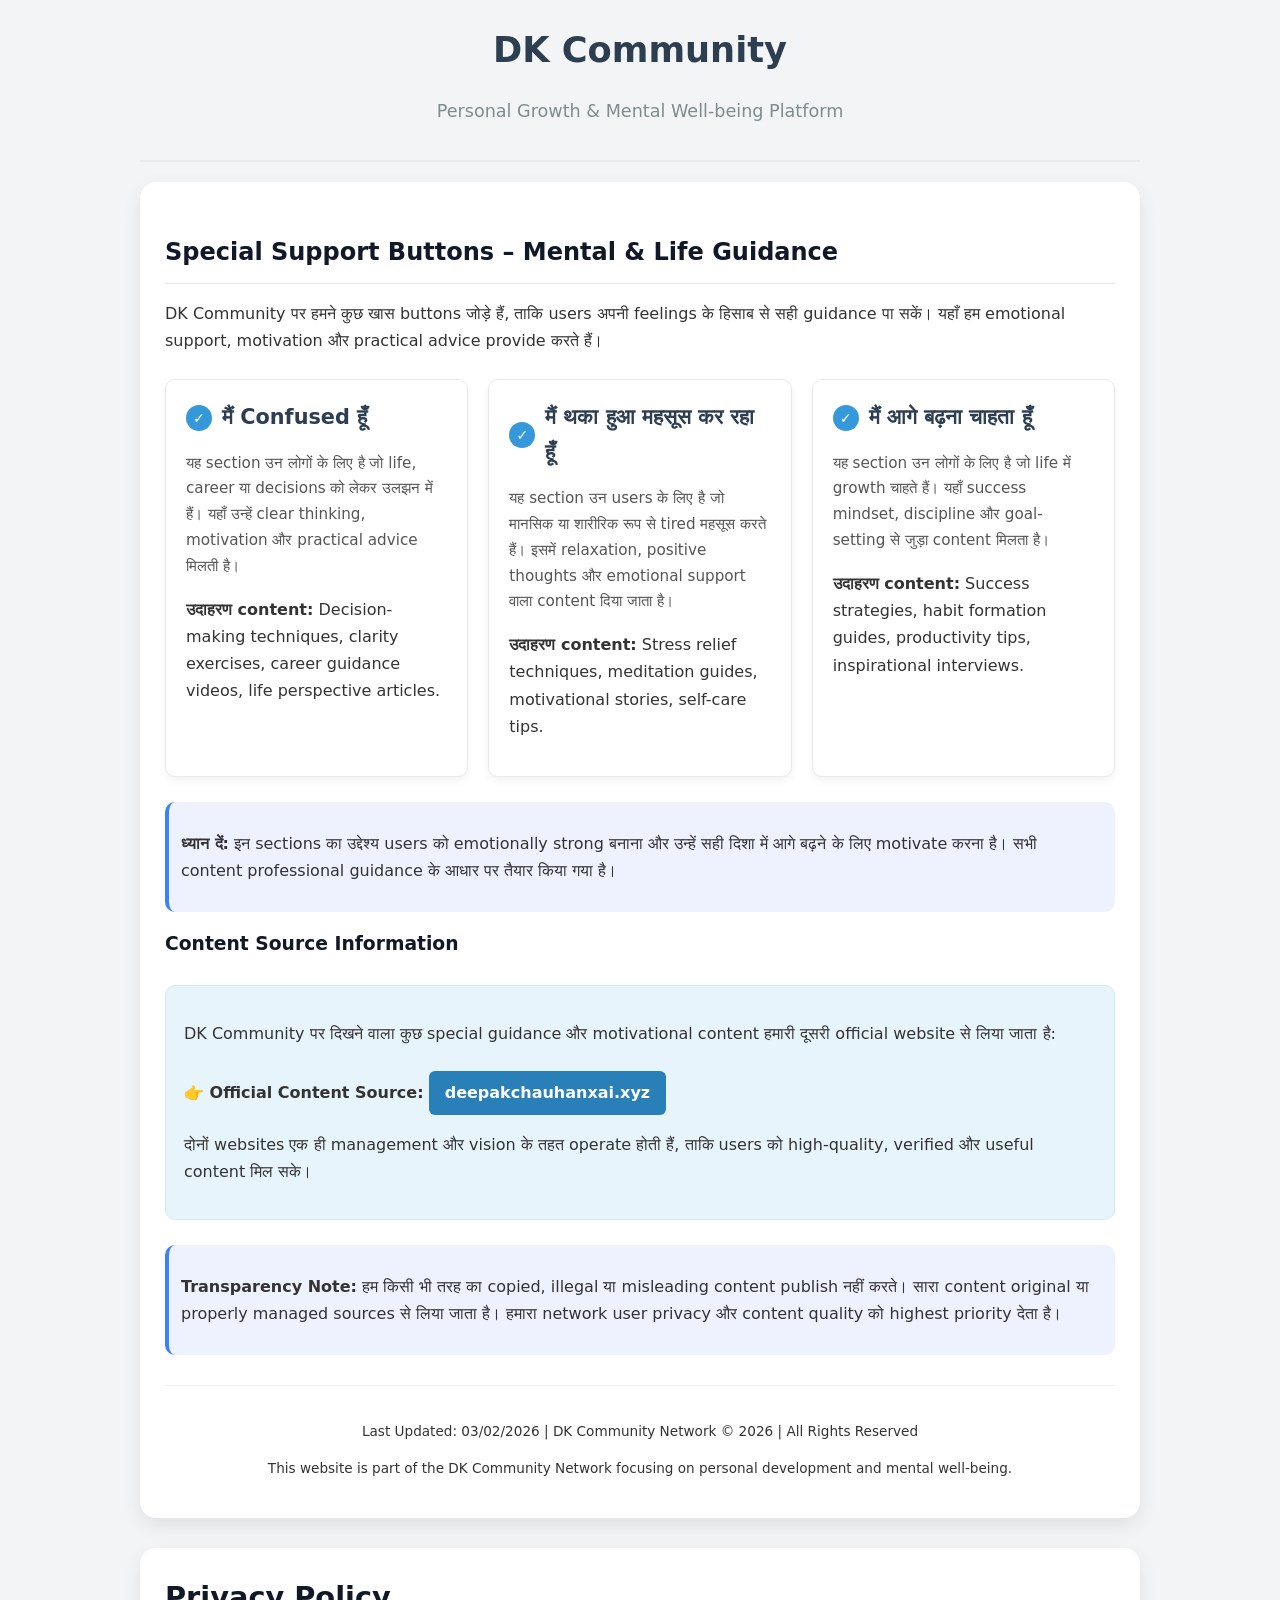
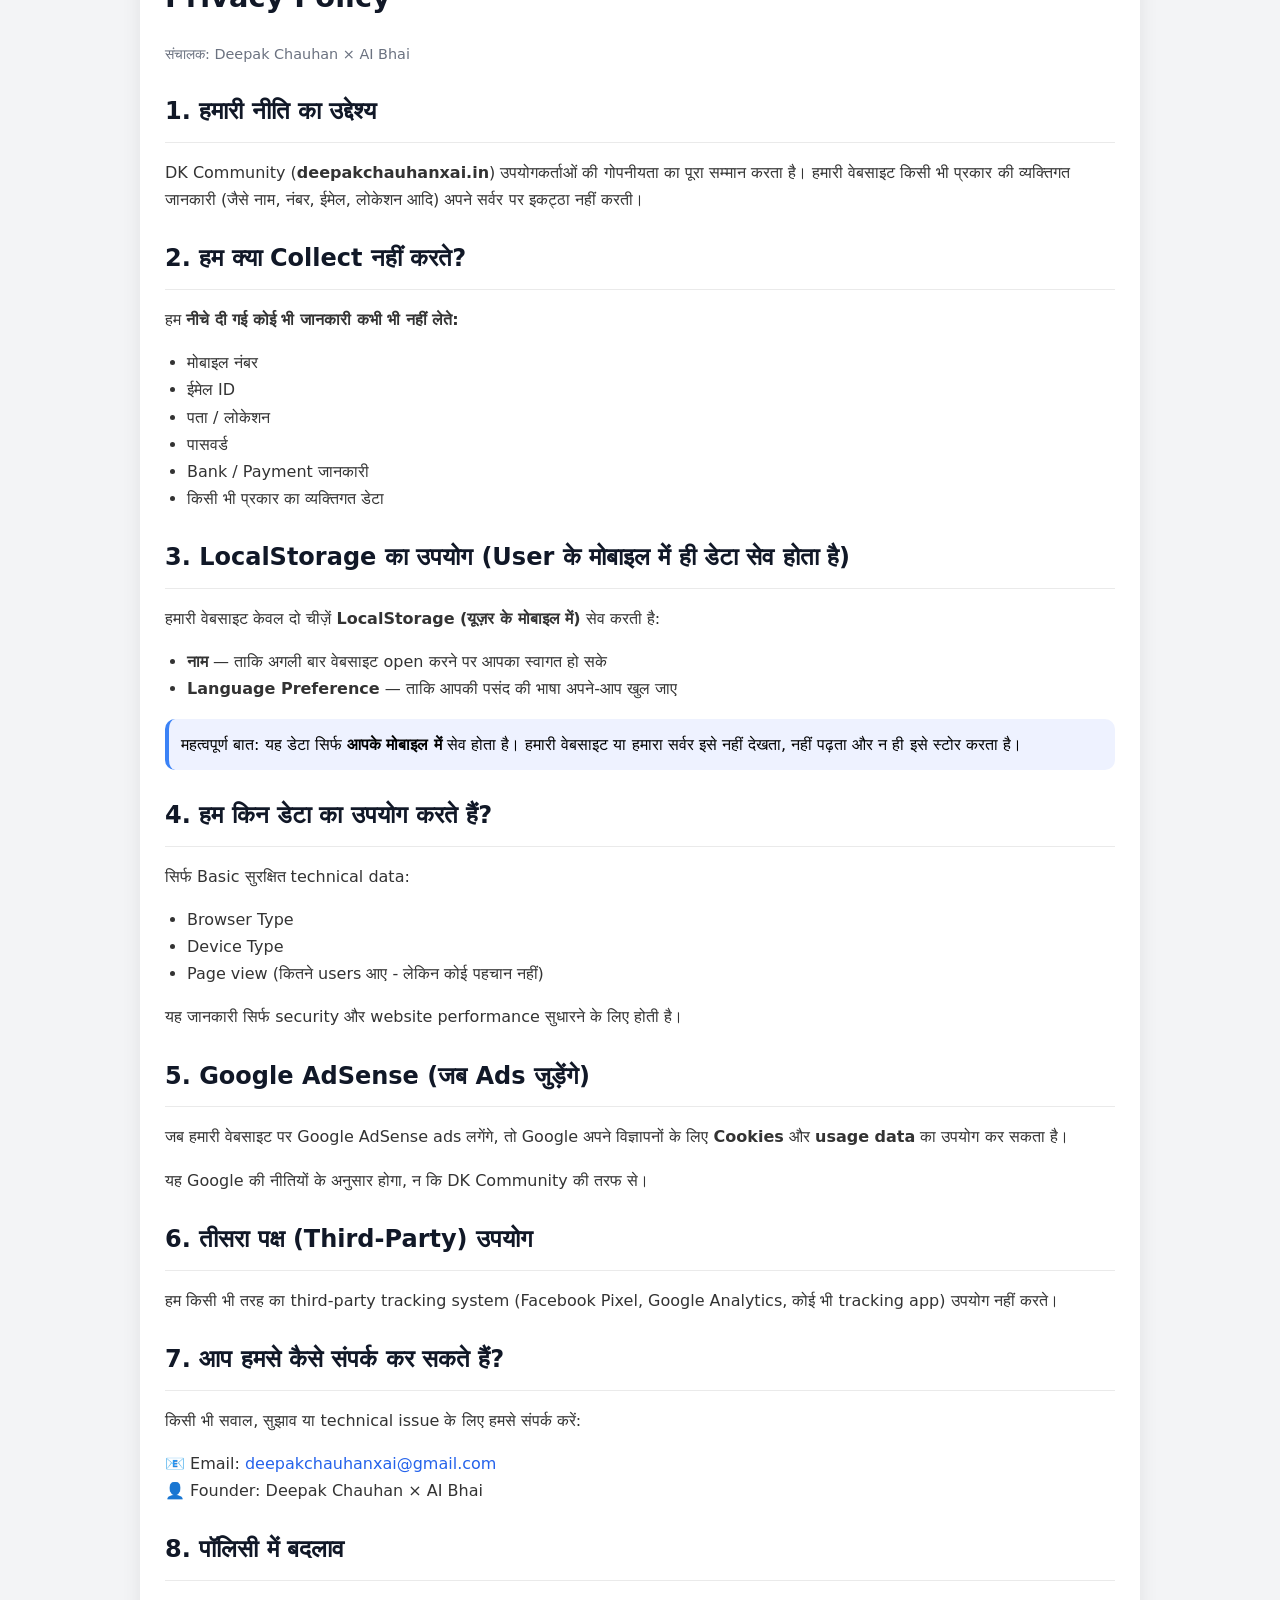
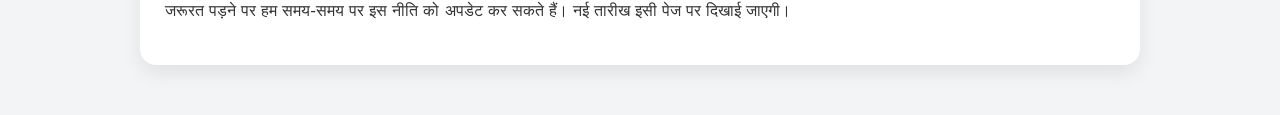
<file: privacy_policy.html>
<!DOCTYPE html>
<html lang="hi">
<head>
    <meta charset="UTF-8">
    <title>About & Privacy Policy - DK Community</title>
    <meta name="viewport" content="width=device-width, initial-scale=1.0">
    <meta name="description" content="DK Community - Special Support Buttons और Privacy Policy। हम किसी भी प्रकार का व्यक्तिगत डेटा इकट्ठा नहीं करते।">
    <meta name="author" content="Deepak Chauhan">
    <meta name="publisher" content="DK Community Network">
    <style>
        body {
            font-family: system-ui, sans-serif;
            background: #f3f4f6;
            margin: 0;
            padding: 0;
            line-height: 1.7;
        }
        .container {
            max-width: 1000px;
            margin: auto;
            padding: 20px;
        }
        .card {
            background: #fff;
            padding: 25px;
            border-radius: 16px;
            box-shadow: 0 8px 20px rgba(0,0,0,0.08);
            margin-bottom: 30px;
        }
        h1, h2, h3 {
            margin-top: 0;
            color: #111827;
        }
        h1 {
            font-size: 1.8rem;
        }
        h2 {
            font-size: 1.5rem;
            margin: 25px 0 15px 0;
            padding-bottom: 10px;
            border-bottom: 1px solid #eaeaea;
        }
        p, li {
            color: #333;
        }
        .meta {
            color: #6b7280;
            font-size: 0.9rem;
            margin-bottom: 20px;
        }
        ul {
            margin-top: 6px;
            padding-left: 22px;
        }
        .highlight {
            background: #eef2ff;
            border-left: 4px solid #3b82f6;
            padding: 12px;
            border-radius: 10px;
            margin: 16px 0;
        }
        a { color: #2563eb; text-decoration: none; }
        a:hover { text-decoration: underline; }
        
        /* Buttons Section Styles */
        .buttons-section {
            display: grid;
            grid-template-columns: repeat(auto-fit, minmax(280px, 1fr));
            gap: 20px;
            margin: 25px 0;
        }
        
        .button-card {
            background: white;
            border-radius: 10px;
            padding: 20px;
            box-shadow: 0 4px 8px rgba(0,0,0,0.05);
            border: 1px solid #eaeaea;
            transition: all 0.3s ease;
        }
        
        .button-card:hover {
            transform: translateY(-5px);
            box-shadow: 0 8px 16px rgba(0,0,0,0.1);
        }
        
        .button-title {
            color: #2c3e50;
            font-size: 1.3rem;
            margin-bottom: 12px;
            display: flex;
            align-items: center;
        }
        
        .button-title:before {
            content: "✓";
            background-color: #3498db;
            color: white;
            width: 26px;
            height: 26px;
            border-radius: 50%;
            display: flex;
            align-items: center;
            justify-content: center;
            margin-right: 10px;
            font-weight: bold;
            font-size: 0.9rem;
        }
        
        .button-description {
            color: #555;
            font-size: 0.95rem;
            margin-bottom: 12px;
        }
        
        .source-info {
            background-color: #e8f4fc;
            border-radius: 10px;
            padding: 18px;
            margin: 25px 0;
            border: 1px solid #d1ecf1;
        }
        
        .source-link {
            display: inline-block;
            background-color: #2980b9;
            color: white;
            padding: 8px 16px;
            border-radius: 6px;
            text-decoration: none;
            font-weight: bold;
            margin-top: 8px;
            transition: background-color 0.3s;
        }
        
        .source-link:hover {
            background-color: #1a5276;
        }
        
        .footer-note {
            text-align: center;
            margin-top: 30px;
            padding-top: 20px;
            border-top: 1px solid #eee;
            color: #7f8c8d;
            font-size: 0.85rem;
        }
        
        .header-section {
            text-align: center;
            margin-bottom: 20px;
            padding-bottom: 15px;
            border-bottom: 2px solid #eaeaea;
        }
        
        .site-title {
            color: #2c3e50;
            font-size: 2.2rem;
            margin-bottom: 8px;
        }
        
        .site-subtitle {
            color: #7f8c8d;
            font-size: 1.1rem;
            font-weight: normal;
        }
        
        @media (max-width: 768px) {
            .container {
                padding: 15px;
            }
            
            .card {
                padding: 20px;
            }
            
            .buttons-section {
                grid-template-columns: 1fr;
            }
            
            .site-title {
                font-size: 1.8rem;
            }
        }
    </style>
</head>
<body>
    <div class="container">
        
        <!-- HEADER SECTION -->
        <div class="header-section">
            <h1 class="site-title">DK Community</h1>
            <p class="site-subtitle">Personal Growth & Mental Well-being Platform</p>
        </div>

        <!-- NEW BUTTONS SECTION (NOW ON TOP) -->
        <div class="card">
            <h2>Special Support Buttons – Mental & Life Guidance</h2>
            
            <p>DK Community पर हमने कुछ खास buttons जोड़े हैं, ताकि users अपनी feelings के हिसाब से सही guidance पा सकें। यहाँ हम emotional support, motivation और practical advice provide करते हैं।</p>
            
            <div class="buttons-section">
                <div class="button-card">
                    <h3 class="button-title">मैं Confused हूँ</h3>
                    <p class="button-description">यह section उन लोगों के लिए है जो life, career या decisions को लेकर उलझन में हैं। यहाँ उन्हें clear thinking, motivation और practical advice मिलती है।</p>
                    <p><strong>उदाहरण content:</strong> Decision-making techniques, clarity exercises, career guidance videos, life perspective articles.</p>
                </div>
                
                <div class="button-card">
                    <h3 class="button-title">मैं थका हुआ महसूस कर रहा हूँ</h3>
                    <p class="button-description">यह section उन users के लिए है जो मानसिक या शारीरिक रूप से tired महसूस करते हैं। इसमें relaxation, positive thoughts और emotional support वाला content दिया जाता है।</p>
                    <p><strong>उदाहरण content:</strong> Stress relief techniques, meditation guides, motivational stories, self-care tips.</p>
                </div>
                
                <div class="button-card">
                    <h3 class="button-title">मैं आगे बढ़ना चाहता हूँ</h3>
                    <p class="button-description">यह section उन लोगों के लिए है जो life में growth चाहते हैं। यहाँ success mindset, discipline और goal-setting से जुड़ा content मिलता है।</p>
                    <p><strong>उदाहरण content:</strong> Success strategies, habit formation guides, productivity tips, inspirational interviews.</p>
                </div>
            </div>
            
            <div class="highlight">
                <p><strong>ध्यान दें:</strong> इन sections का उद्देश्य users को emotionally strong बनाना और उन्हें सही दिशा में आगे बढ़ने के लिए motivate करना है। सभी content professional guidance के आधार पर तैयार किया गया है।</p>
            </div>
            
            <h3>Content Source Information</h3>
            
            <div class="source-info">
                <p>DK Community पर दिखने वाला कुछ special guidance और motivational content हमारी दूसरी official website से लिया जाता है:</p>
                <p><strong>👉 Official Content Source:</strong> <a href="https://deepakchauhanxai.xyz" target="_blank" class="source-link">deepakchauhanxai.xyz</a></p>
                <p>दोनों websites एक ही management और vision के तहत operate होती हैं, ताकि users को high-quality, verified और useful content मिल सके।</p>
            </div>
            
            <div class="highlight">
                <p><strong>Transparency Note:</strong> हम किसी भी तरह का copied, illegal या misleading content publish नहीं करते। सारा content original या properly managed sources से लिया जाता है। हमारा network user privacy और content quality को highest priority देता है।</p>
            </div>
            
            <div class="footer-note">
                <p>Last Updated: 03/02/2026 | DK Community Network © 2026 | All Rights Reserved</p>
                <p>This website is part of the DK Community Network focusing on personal development and mental well-being.</p>
            </div>
        </div>
        <!-- END OF BUTTONS SECTION -->

        <!-- OLD PRIVACY POLICY SECTION (NOW BELOW) -->
        <div class="card">
            <h1>Privacy Policy</h1>
            <p class="meta">संचालक: Deepak Chauhan × AI Bhai</p>

            <h2>1. हमारी नीति का उद्देश्य</h2>
            <p>
                DK Community (<strong>deepakchauhanxai.in</strong>) उपयोगकर्ताओं की गोपनीयता का पूरा सम्मान करता है।
                हमारी वेबसाइट किसी भी प्रकार की व्यक्तिगत जानकारी (जैसे नाम, नंबर, ईमेल, लोकेशन आदि) 
                अपने सर्वर पर इकट्ठा नहीं करती।
            </p>

            <h2>2. हम क्या Collect नहीं करते?</h2>
            <p>हम <strong>नीचे दी गई कोई भी जानकारी कभी भी नहीं लेते:</strong></p>
            <ul>
                <li>मोबाइल नंबर</li>
                <li>ईमेल ID</li>
                <li>पता / लोकेशन</li>
                <li>पासवर्ड</li>
                <li>Bank / Payment जानकारी</li>
                <li>किसी भी प्रकार का व्यक्तिगत डेटा</li>
            </ul>

            <h2>3. LocalStorage का उपयोग (User के मोबाइल में ही डेटा सेव होता है)</h2>
            <p>
                हमारी वेबसाइट केवल दो चीज़ें <strong>LocalStorage (यूज़र के मोबाइल में)</strong> सेव करती है:
            </p>
            <ul>
                <li><strong>नाम</strong> — ताकि अगली बार वेबसाइट open करने पर आपका स्वागत हो सके</li>
                <li><strong>Language Preference</strong> — ताकि आपकी पसंद की भाषा अपने-आप खुल जाए</li>
            </ul>

            <div class="highlight">
                महत्वपूर्ण बात: यह डेटा सिर्फ <strong>आपके मोबाइल में</strong> सेव होता है।  
                हमारी वेबसाइट या हमारा सर्वर इसे नहीं देखता, नहीं पढ़ता और न ही इसे स्टोर करता है।
            </div>

            <h2>4. हम किन डेटा का उपयोग करते हैं?</h2>
            <p>सिर्फ Basic सुरक्षित technical data:</p>
            <ul>
                <li>Browser Type</li>
                <li>Device Type</li>
                <li>Page view (कितने users आए - लेकिन कोई पहचान नहीं)</li>
            </ul>
            <p>यह जानकारी सिर्फ security और website performance सुधारने के लिए होती है।</p>

            <h2>5. Google AdSense (जब Ads जुड़ेंगे)</h2>
            <p>
                जब हमारी वेबसाइट पर Google AdSense ads लगेंगे, तो Google अपने विज्ञापनों के लिए 
                <strong>Cookies</strong> और <strong>usage data</strong> का उपयोग कर सकता है।
            </p>
            <p>यह Google की नीतियों के अनुसार होगा, न कि DK Community की तरफ से।</p>

            <h2>6. तीसरा पक्ष (Third-Party) उपयोग</h2>
            <p>
                हम किसी भी तरह का third-party tracking system (Facebook Pixel, Google Analytics, कोई भी tracking app)
                उपयोग नहीं करते।
            </p>

            <h2>7. आप हमसे कैसे संपर्क कर सकते हैं?</h2>
            <p>
                किसी भी सवाल, सुझाव या technical issue के लिए हमसे संपर्क करें:
            </p>
            <p>
                📧 Email: <a href="mailto:deepakchauhanxai@gmail.com">deepakchauhanxai@gmail.com</a><br>
                👤 Founder: Deepak Chauhan × AI Bhai
            </p>

            <h2>8. पॉलिसी में बदलाव</h2>
            <p>
                जरूरत पड़ने पर हम समय-समय पर इस नीति को अपडेट कर सकते हैं।
                नई तारीख इसी पेज पर दिखाई जाएगी।
            </p>
        </div>
        <!-- END OF PRIVACY POLICY -->

    </div>
</body>
</html>
</file>
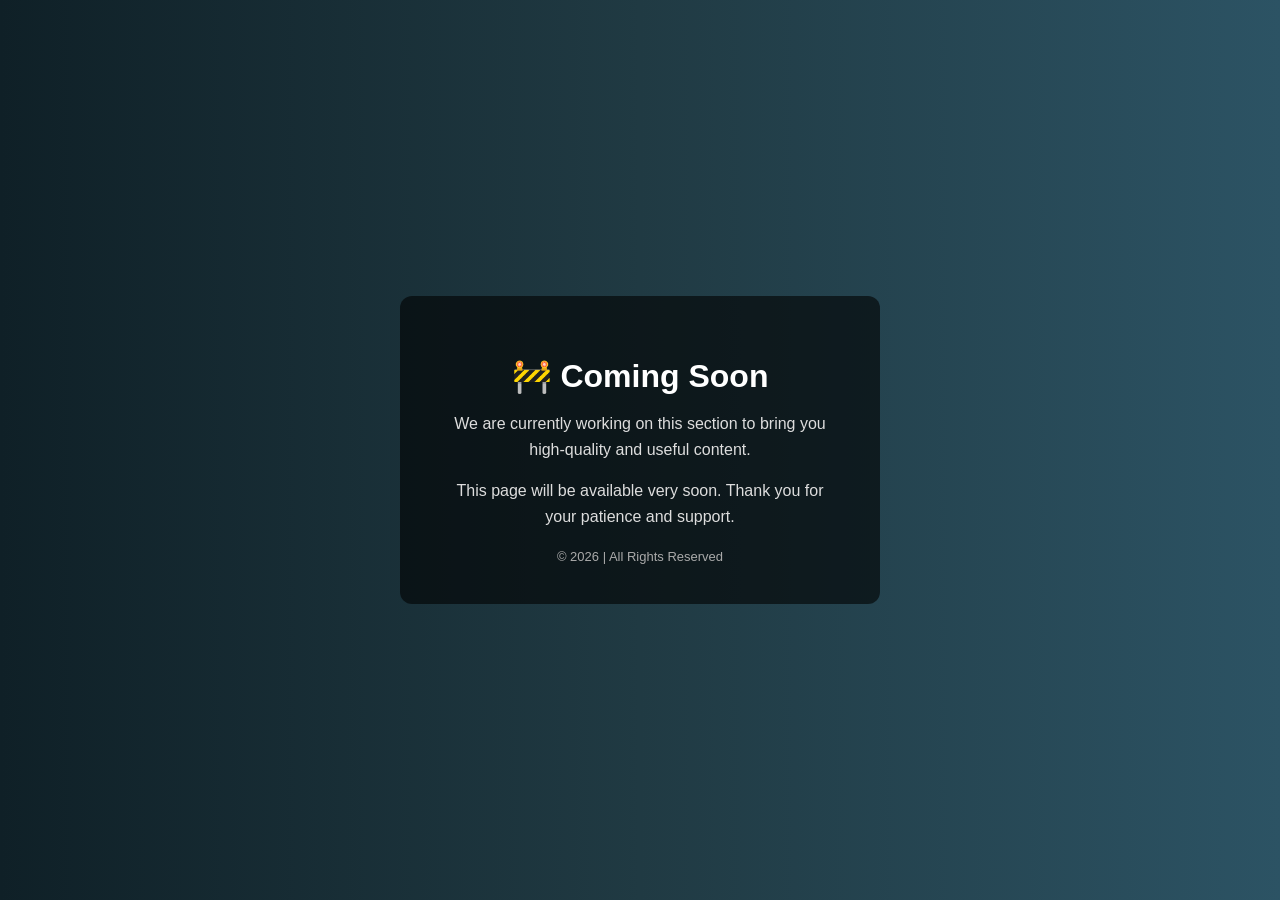
<file: stories.html>
<!DOCTYPE html>
<html lang="en">
<head>
<meta charset="UTF-8">
<meta name="viewport" content="width=device-width, initial-scale=1.0">
<title>Coming Soon | Under Development</title>

<meta name="description" content="This section is under development. New content will be available soon. Thank you for your support.">

<style>
body {
    margin: 0;
    font-family: Arial, sans-serif;
    background: linear-gradient(to right, #0f2027, #203a43, #2c5364);
    color: #fff;
    display: flex;
    align-items: center;
    justify-content: center;
    height: 100vh;
    text-align: center;
}

.box {
    background: rgba(0,0,0,0.6);
    padding: 40px;
    border-radius: 12px;
    max-width: 400px;
}

h1 {
    font-size: 32px;
    margin-bottom: 15px;
}

p {
    font-size: 16px;
    line-height: 1.6;
    color: #ddd;
}

.footer {
    margin-top: 20px;
    font-size: 13px;
    color: #aaa;
}
</style>
</head>

<body>

<div class="box">
    <h1>🚧 Coming Soon</h1>

    <p>
        We are currently working on this section to bring you
        high-quality and useful content.
    </p>

    <p>
        This page will be available very soon.
        Thank you for your patience and support.
    </p>

    <div class="footer">
        © 2026 | All Rights Reserved
    </div>
</div>

</body>
</html>
</file>
